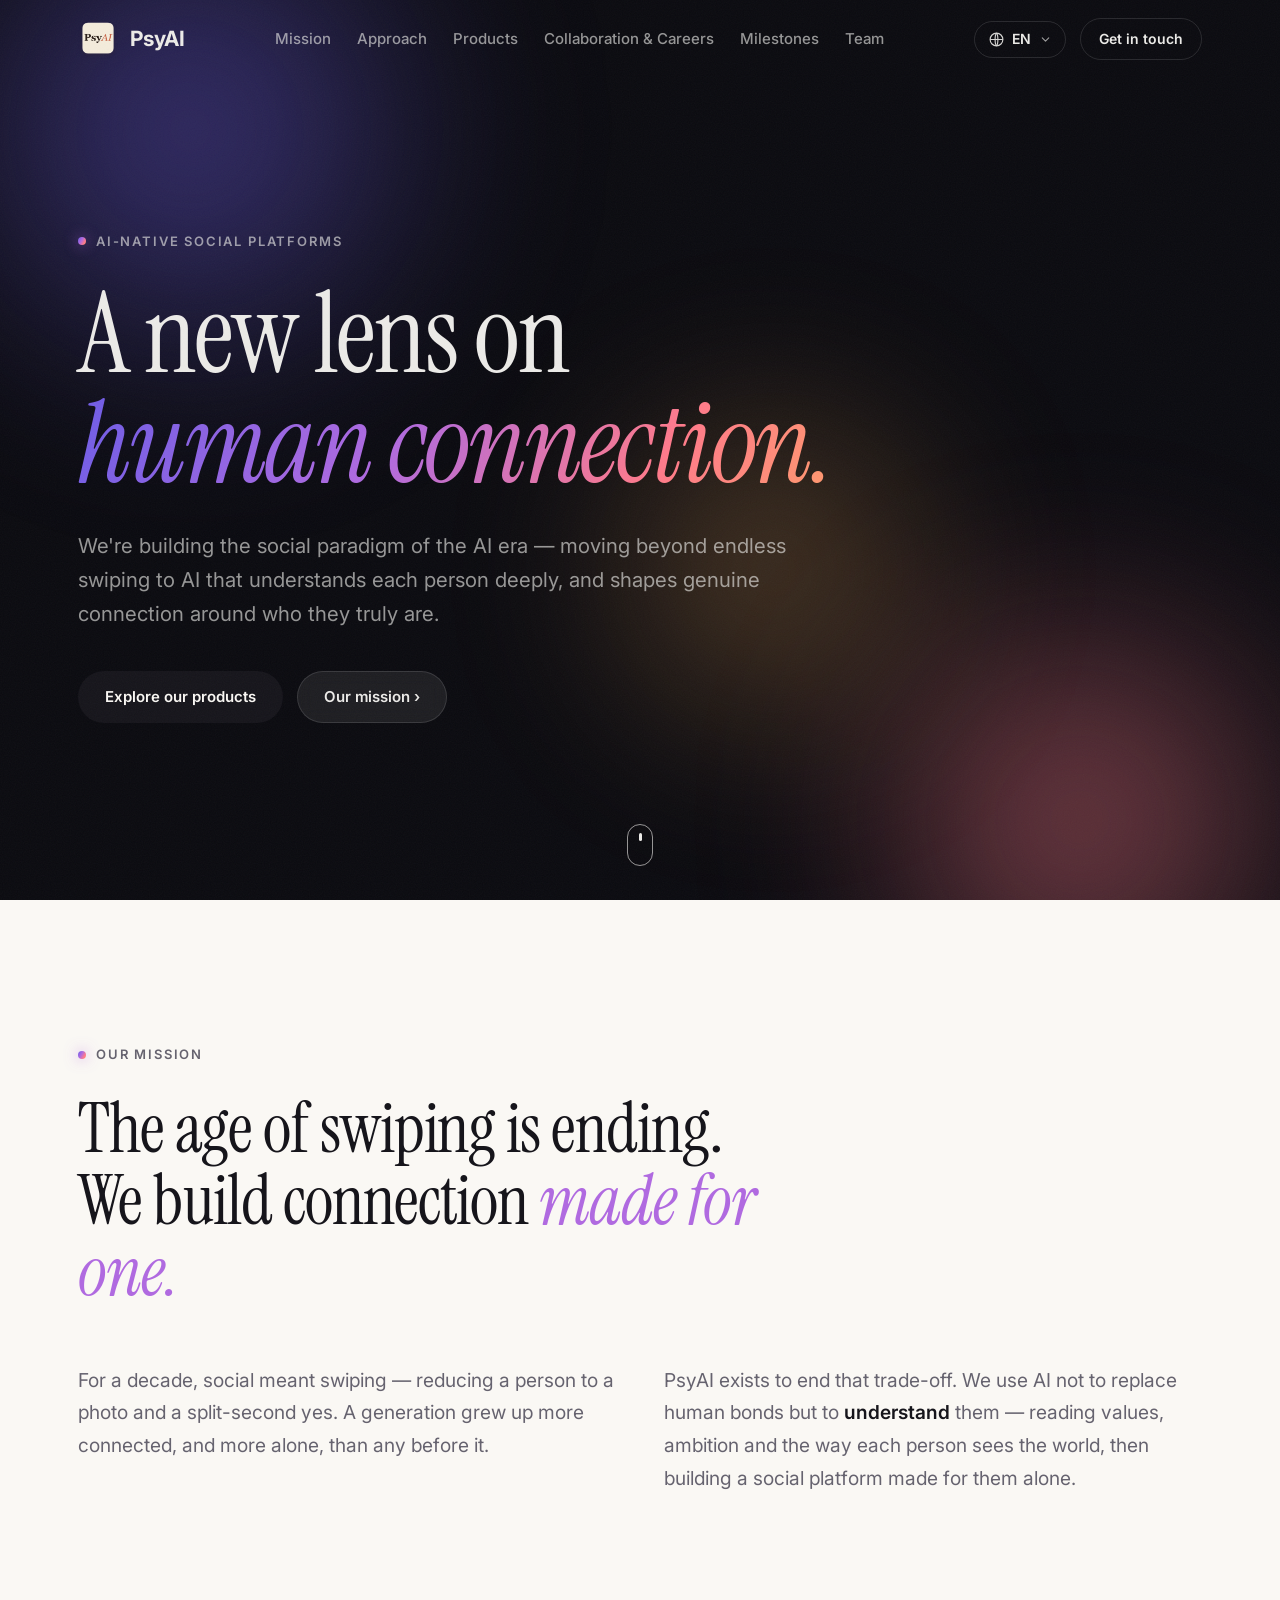
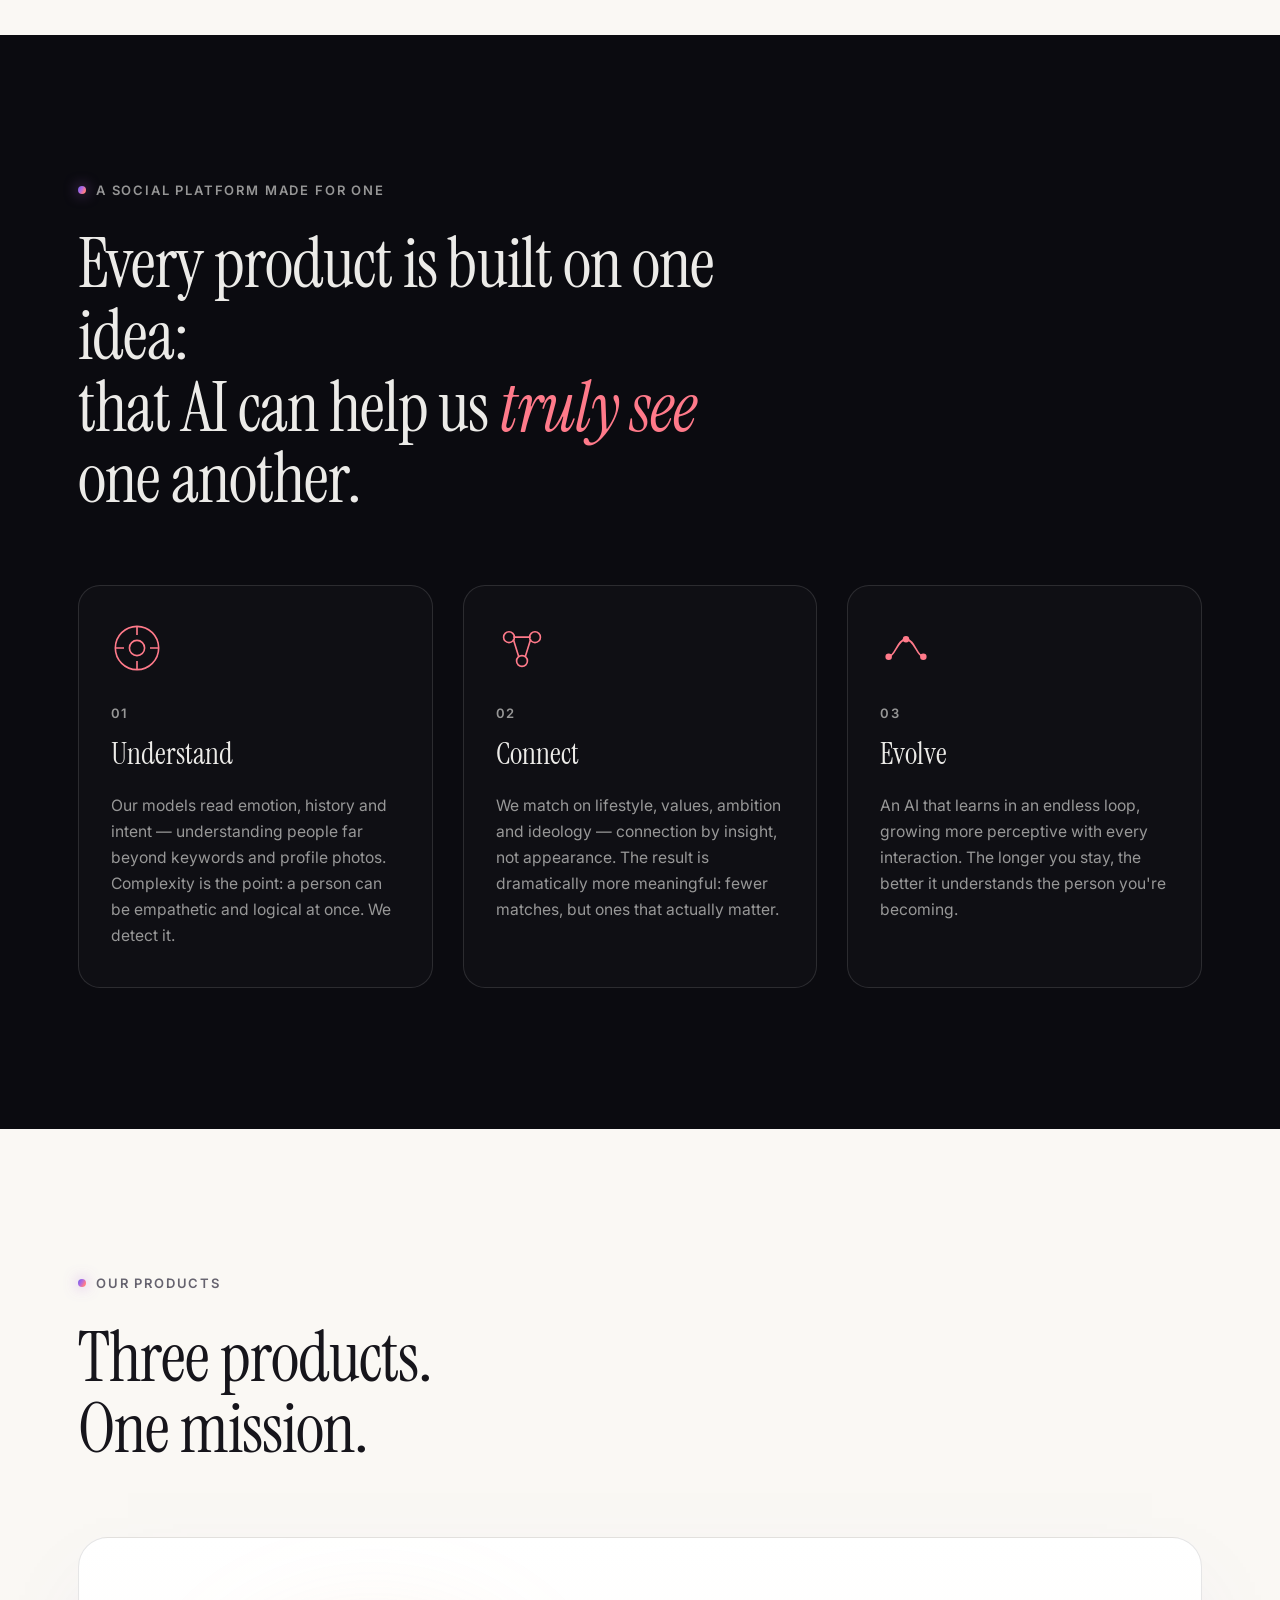
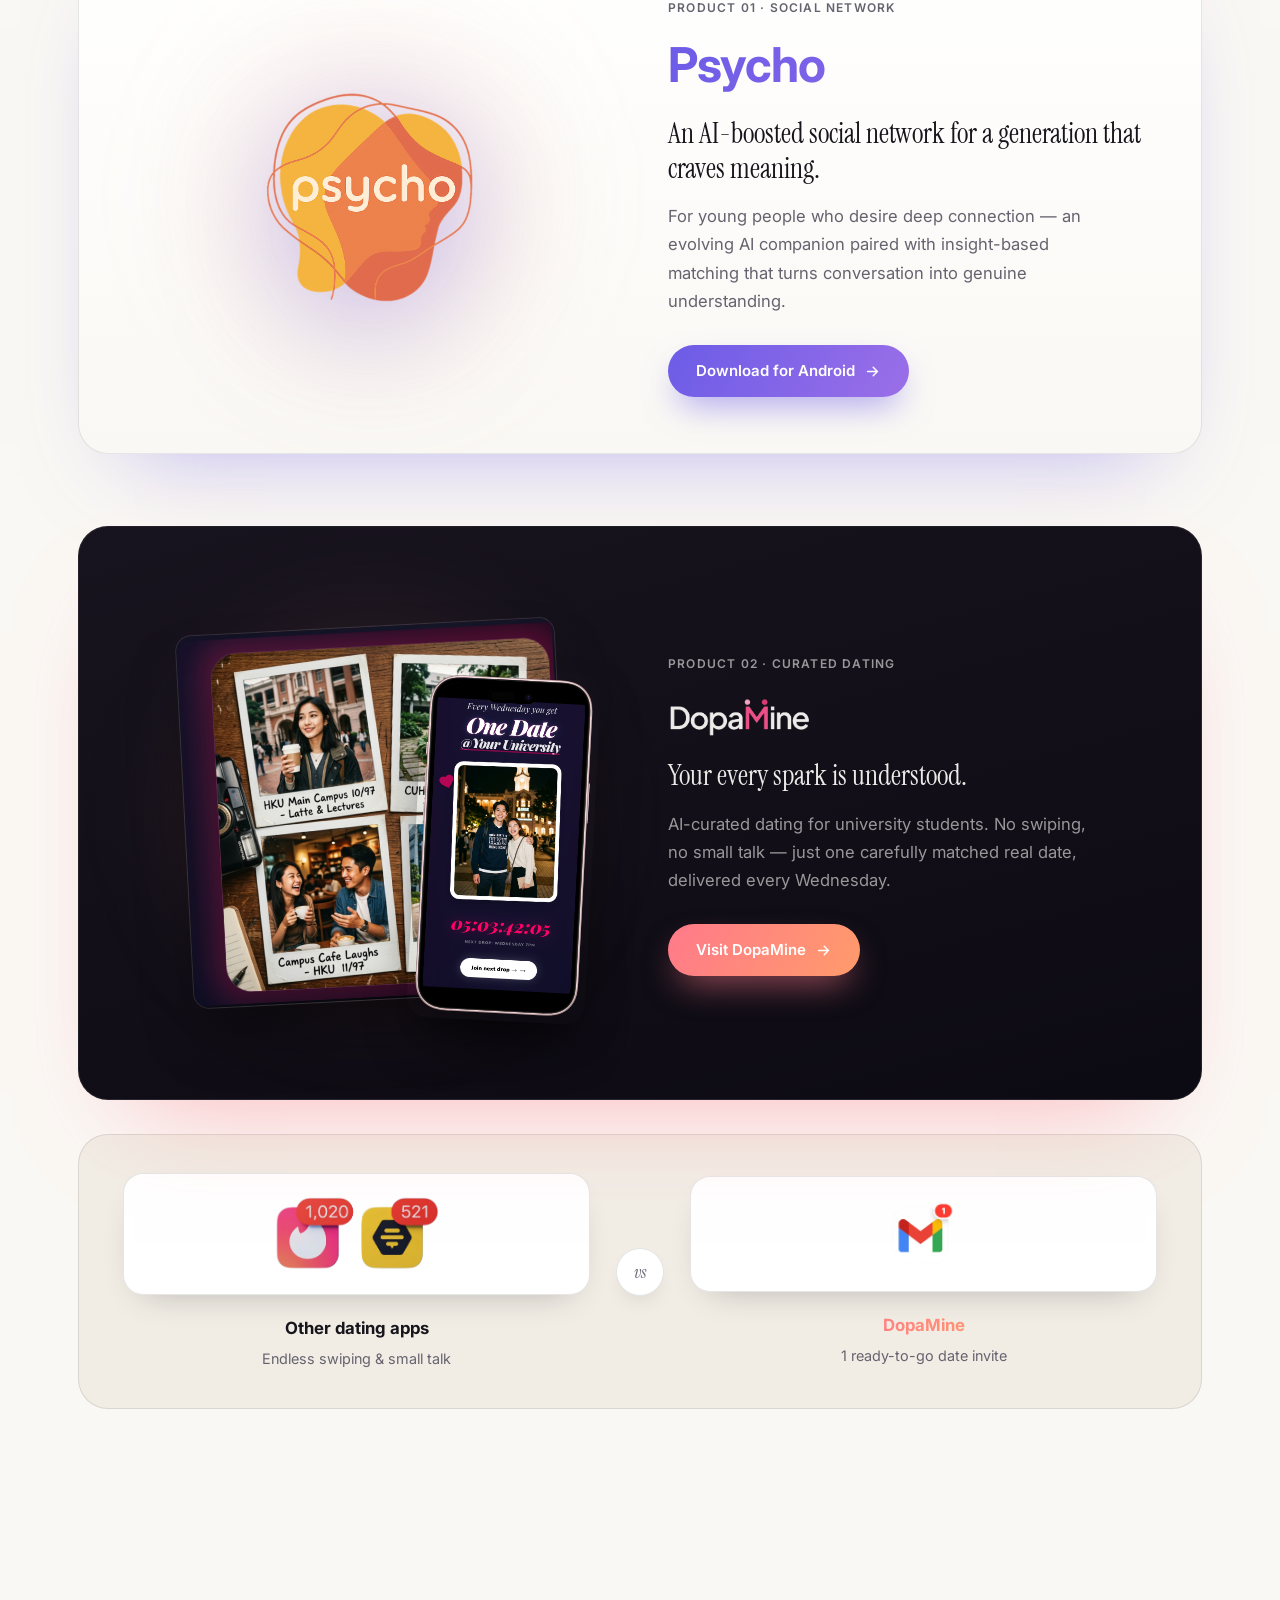
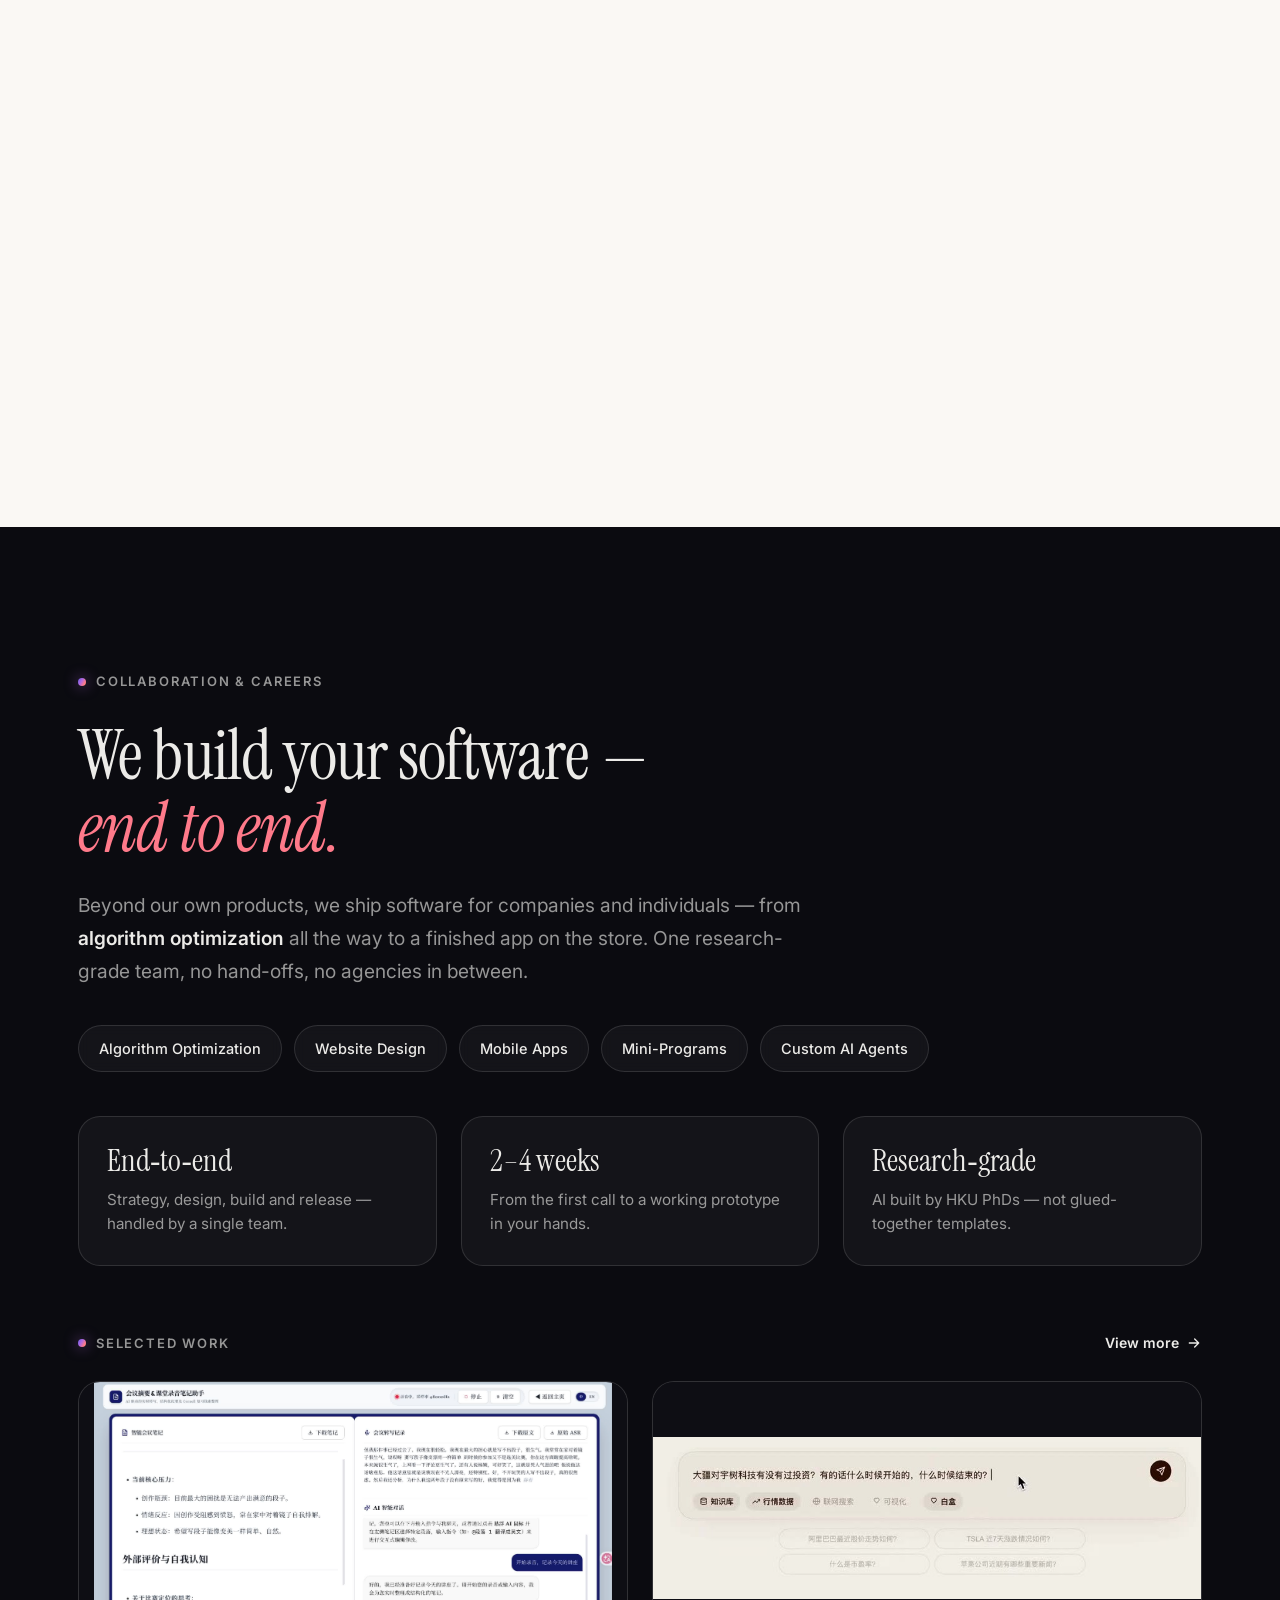
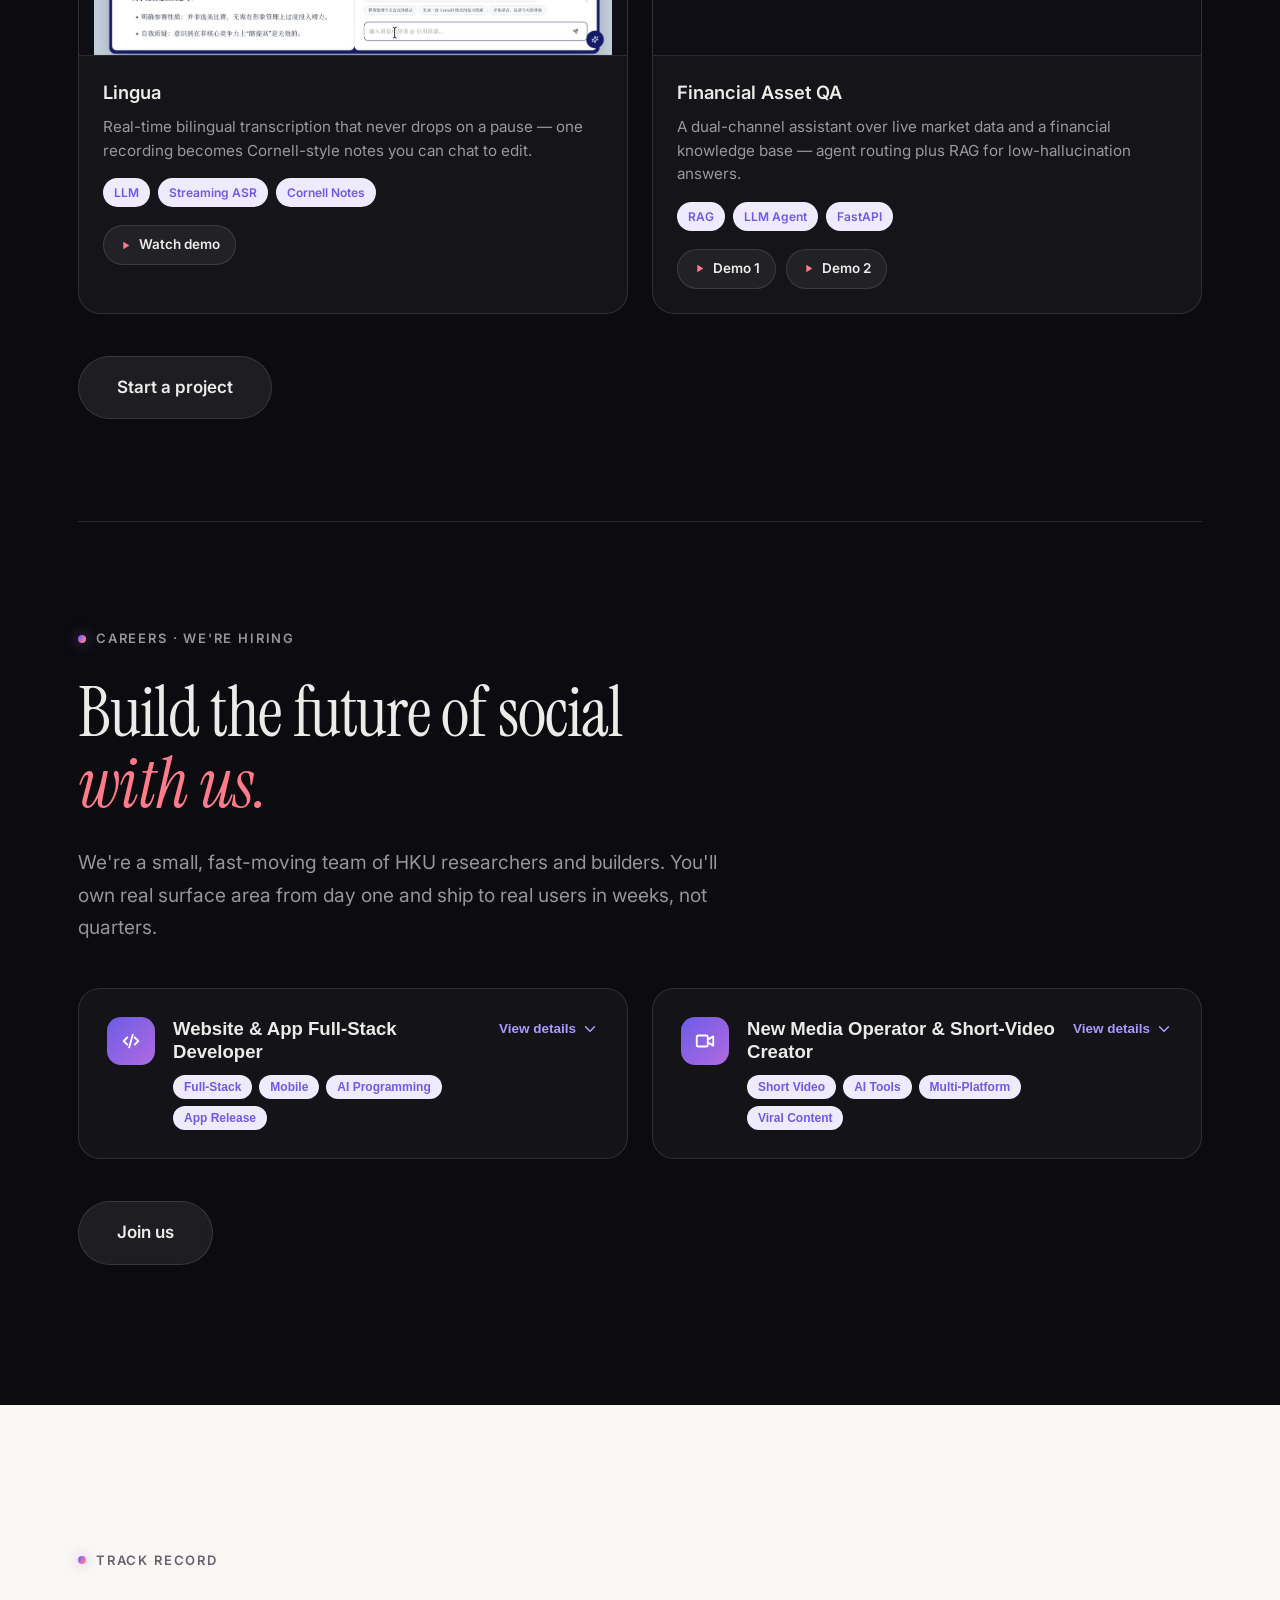
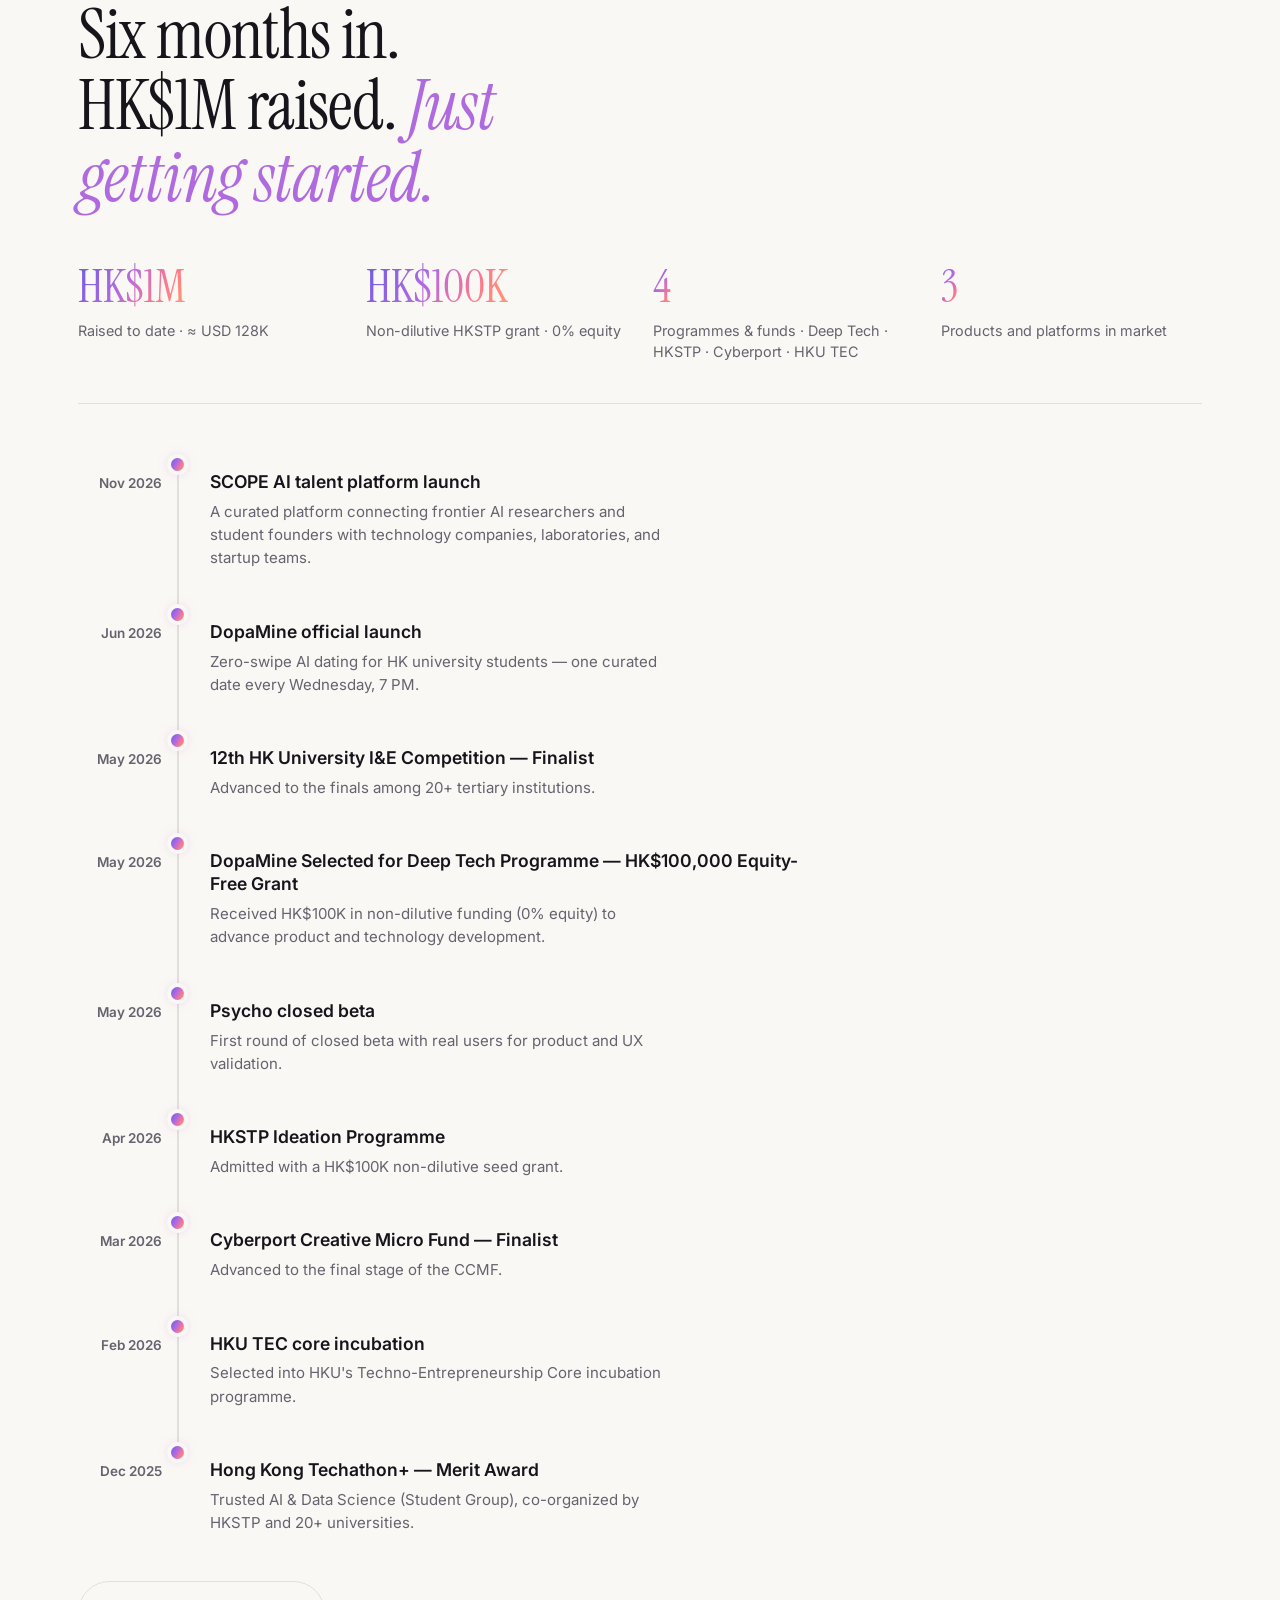
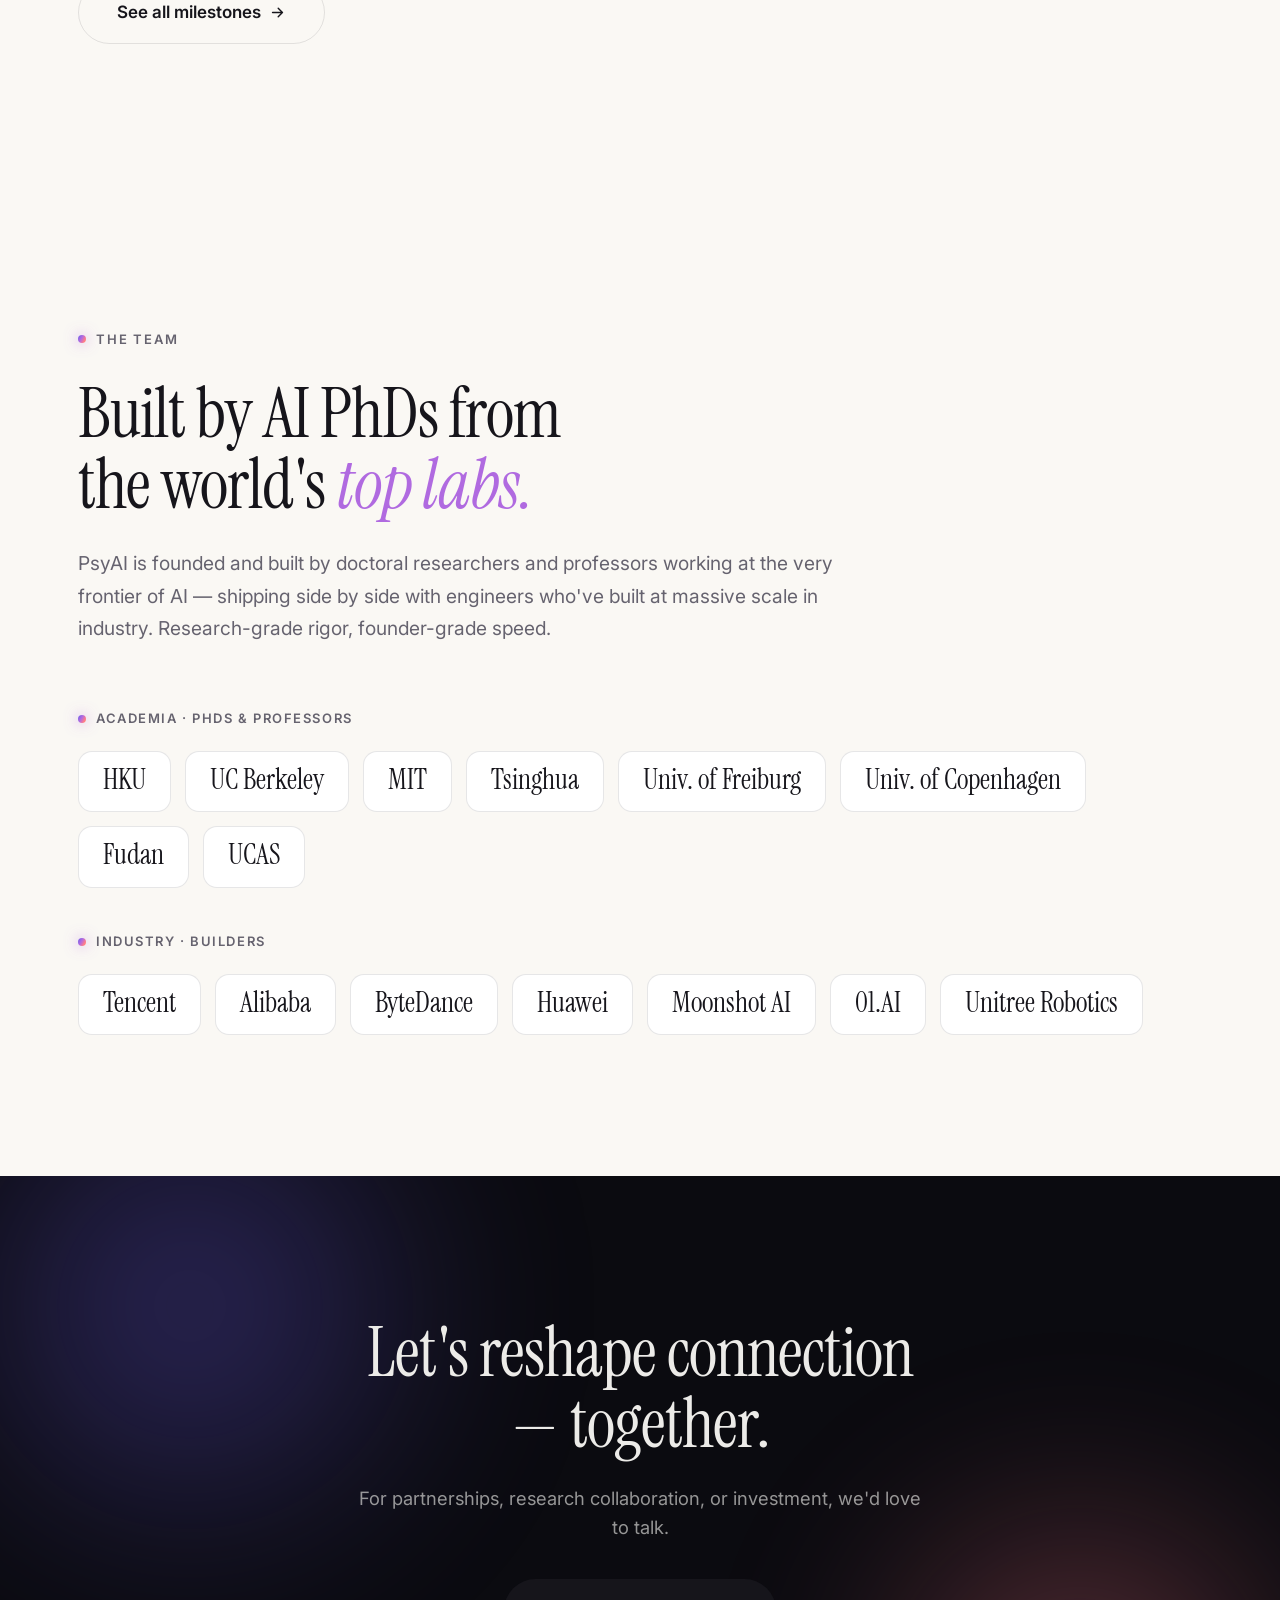
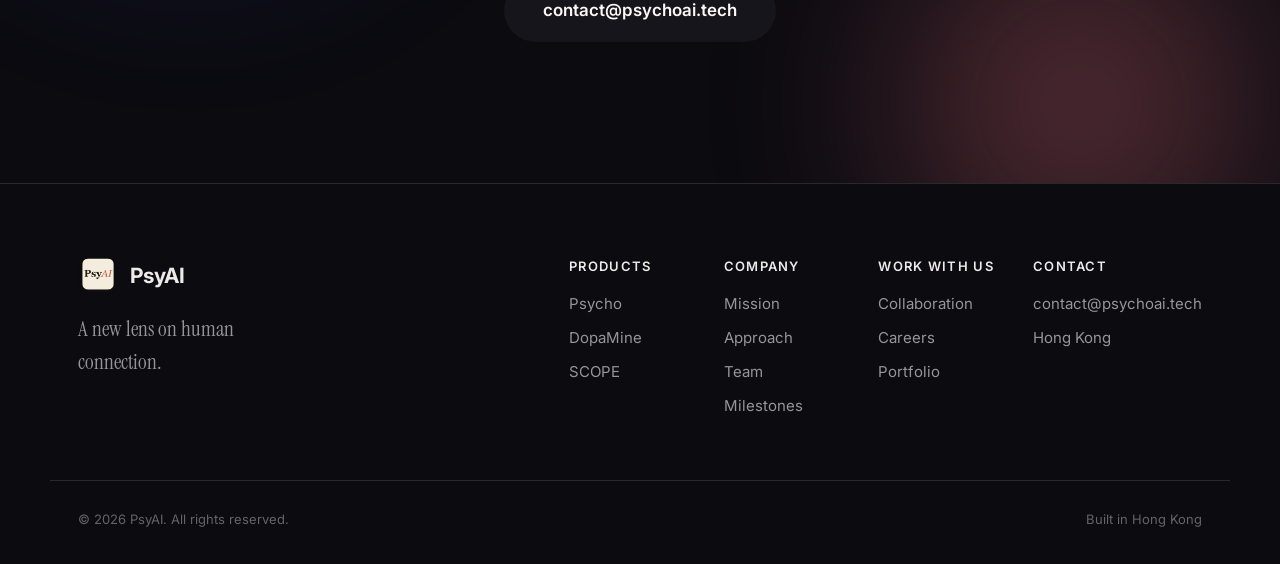
<file: index.html>
<!DOCTYPE html>
<html lang="en">
<head>
<meta charset="UTF-8" />
<meta name="viewport" content="width=device-width, initial-scale=1.0" />
<title data-i18n="meta.title.index">PsyAI — A new lens on human connection</title>
<meta name="description" content="PsyAI builds AI-native products for human connection and talent discovery. Makers of Psycho, DopaMine, and SCOPE." />
<meta property="og:title" content="PsyAI — A new lens on human connection" />
<meta property="og:description" content="AI-native products reshaping how people connect and discover talent. Makers of Psycho, DopaMine, and SCOPE." />
<meta property="og:type" content="website" />
<link rel="icon" type="image/png" href="assets/psyai-icon.png" />
<link rel="preconnect" href="https://fonts.googleapis.com" />
<link rel="preconnect" href="https://fonts.gstatic.com" crossorigin />
<link href="https://fonts.googleapis.com/css2?family=Inter:wght@400;500;600;700&family=Instrument+Serif:ital@0;1&family=Noto+Serif+SC:wght@300;400;500&display=swap" rel="stylesheet" />
<link rel="stylesheet" href="styles.css" />
</head>
<body>

<!-- grain overlay -->
<div class="grain" aria-hidden="true"></div>

<!-- ============ NAV ============ -->
<header class="nav" id="nav">
  <div class="container nav__inner">
    <a href="#top" class="brand" aria-label="PsyAI home">
      <img src="assets/psyai-icon.png" alt="" class="brand__mark" />
      <span class="brand__name">PsyAI</span>
    </a>
    <nav class="nav__links" aria-label="Primary">
      <a href="#mission" data-i18n="nav.mission">Mission</a>
      <a href="#approach" data-i18n="nav.approach">Approach</a>
      <a href="#products" data-i18n="nav.products">Products</a>
      <a href="#collaboration" data-i18n="nav.collab">Collaboration &amp; Careers</a>
      <a href="#milestones" data-i18n="nav.milestones">Milestones</a>
      <a href="#team" data-i18n="nav.team">Team</a>
    </nav>
    <div class="nav__right">
      <div class="lang" data-lang-switch>
        <button class="lang__btn" type="button" aria-haspopup="listbox" aria-expanded="false" aria-label="Select language">
          <svg class="lang__globe" viewBox="0 0 24 24" width="17" height="17" fill="none" aria-hidden="true"><circle cx="12" cy="12" r="9" stroke="currentColor" stroke-width="1.6"/><path d="M3 12h18M12 3c2.6 2.7 2.6 15.3 0 18M12 3c-2.6 2.7-2.6 15.3 0 18" stroke="currentColor" stroke-width="1.6"/></svg>
          <span class="lang__cur" data-lang-label>EN</span>
          <svg class="lang__chev" viewBox="0 0 24 24" width="13" height="13" fill="none" aria-hidden="true"><path d="M6 9l6 6 6-6" stroke="currentColor" stroke-width="2" stroke-linecap="round" stroke-linejoin="round"/></svg>
        </button>
        <ul class="lang__menu" role="listbox">
          <li><button type="button" role="option" data-lang="en">English</button></li>
          <li><button type="button" role="option" data-lang="zh-CN">简体中文</button></li>
          <li><button type="button" role="option" data-lang="zh-TW">繁體中文</button></li>
        </ul>
      </div>
      <a href="#contact" class="btn btn--ghost" data-i18n="nav.getintouch">Get in touch</a>
      <button class="nav__burger" id="burger" aria-label="Open menu" aria-expanded="false">
        <span></span><span></span>
      </button>
    </div>
  </div>
</header>

<!-- mobile menu -->
<div class="mobile-menu" id="mobileMenu" aria-hidden="true">
  <a href="#mission" data-i18n="nav.mission">Mission</a>
  <a href="#approach" data-i18n="nav.approach">Approach</a>
  <a href="#products" data-i18n="nav.products">Products</a>
  <a href="#collaboration" data-i18n="nav.collab">Collaboration &amp; Careers</a>
  <a href="#milestones" data-i18n="nav.milestones">Milestones</a>
  <a href="#team" data-i18n="nav.team">Team</a>
  <a href="#contact" class="mobile-menu__cta" data-i18n="nav.getintouch">Get in touch</a>
</div>

<main id="top">

  <!-- ============ HERO ============ -->
  <section class="hero">
    <div class="aurora" aria-hidden="true">
      <span class="blob blob--violet"></span>
      <span class="blob blob--rose"></span>
      <span class="blob blob--amber"></span>
    </div>
    <div class="container hero__inner">
      <p class="eyebrow eyebrow--light" data-reveal>
        <span class="eyebrow__dot"></span> <span data-i18n="hero.eyebrow">AI-Native Social Platforms</span>
      </p>
      <h1 class="hero__title" data-reveal data-i18n="hero.title">
        A new lens on<br /><em>human connection.</em>
      </h1>
      <p class="hero__sub" data-reveal data-i18n="hero.sub">
        We're building the social paradigm of the AI era — moving beyond endless
        swiping to AI that understands each person deeply, and shapes genuine
        connection around who they truly are.
      </p>
      <div class="hero__cta" data-reveal>
        <a href="#products" class="btn btn--primary" data-i18n="hero.cta1">Explore our products</a>
        <a href="#mission" class="btn btn--light" data-i18n="hero.cta2">Our mission &rsaquo;</a>
      </div>
    </div>
    <a href="#mission" class="hero__scroll" aria-label="Scroll down">
      <span></span>
    </a>
  </section>

  <!-- ============ MISSION ============ -->
  <section class="section section--cream" id="mission">
    <div class="container">
      <p class="eyebrow" data-reveal><span class="eyebrow__dot"></span> <span data-i18n="mission.eyebrow">Our Mission</span></p>
      <h2 class="display display--mission" data-reveal data-i18n="mission.title">
        The age of swiping is ending.<br />
        We build connection <em>made for one.</em>
      </h2>
      <div class="mission__grid">
        <p class="lead" data-reveal data-i18n="mission.p1">
          For a decade, social meant swiping — reducing a person to a photo and a
          split-second yes. A generation grew up more connected, and more alone,
          than any before it.
        </p>
        <p class="lead" data-reveal data-i18n="mission.p2">
          PsyAI exists to end that trade-off. We use AI not to replace human bonds
          but to <strong>understand</strong> them — reading values, ambition and the
          way each person sees the world, then building a social platform made for
          them alone.
        </p>
      </div>
    </div>
  </section>

  <!-- ============ APPROACH ============ -->
  <section class="section section--ink" id="approach">
    <div class="container">
      <p class="eyebrow eyebrow--light" data-reveal><span class="eyebrow__dot"></span> <span data-i18n="approach.eyebrow">A Social Platform Made for One</span></p>
      <h2 class="display display--light" data-reveal data-i18n="approach.title">
        Every product is built on one idea:<br />
        that AI can help us <em>truly see</em> one another.
      </h2>

      <div class="pillars">
        <article class="pillar" data-reveal>
          <div class="pillar__icon" aria-hidden="true">
            <svg viewBox="0 0 48 48" fill="none"><circle cx="24" cy="24" r="20" stroke="currentColor" stroke-width="1.5"/><circle cx="24" cy="24" r="7" stroke="currentColor" stroke-width="1.5"/><path d="M24 4v8M24 36v8M4 24h8M36 24h8" stroke="currentColor" stroke-width="1.5"/></svg>
          </div>
          <span class="pillar__num">01</span>
          <h3 data-i18n="approach.p1.title">Understand</h3>
          <p data-i18n="approach.p1.desc">
            Our models read emotion, history and intent — understanding people far
            beyond keywords and profile photos. Complexity is the point: a person can
            be empathetic and logical at once. We detect it.
          </p>
        </article>

        <article class="pillar" data-reveal>
          <div class="pillar__icon" aria-hidden="true">
            <svg viewBox="0 0 48 48" fill="none"><circle cx="12" cy="14" r="5" stroke="currentColor" stroke-width="1.5"/><circle cx="36" cy="14" r="5" stroke="currentColor" stroke-width="1.5"/><circle cx="24" cy="36" r="5" stroke="currentColor" stroke-width="1.5"/><path d="M16 16l5 16M32 16l-5 16M16 14h16" stroke="currentColor" stroke-width="1.5"/></svg>
          </div>
          <span class="pillar__num">02</span>
          <h3 data-i18n="approach.p2.title">Connect</h3>
          <p data-i18n="approach.p2.desc">
            We match on lifestyle, values, ambition and ideology — connection by
            insight, not appearance. The result is dramatically more meaningful:
            fewer matches, but ones that actually matter.
          </p>
        </article>

        <article class="pillar" data-reveal>
          <div class="pillar__icon" aria-hidden="true">
            <svg viewBox="0 0 48 48" fill="none"><path d="M8 32c6 0 8-16 16-16s10 16 16 16" stroke="currentColor" stroke-width="1.5"/><circle cx="8" cy="32" r="3" fill="currentColor"/><circle cx="40" cy="32" r="3" fill="currentColor"/><circle cx="24" cy="16" r="3" fill="currentColor"/></svg>
          </div>
          <span class="pillar__num">03</span>
          <h3 data-i18n="approach.p3.title">Evolve</h3>
          <p data-i18n="approach.p3.desc">
            An AI that learns in an endless loop, growing more perceptive with every
            interaction. The longer you stay, the better it understands the person
            you're becoming.
          </p>
        </article>
      </div>
    </div>
  </section>

  <!-- ============ PRODUCTS ============ -->
  <section class="section section--cream" id="products">
    <div class="container">
      <p class="eyebrow" data-reveal><span class="eyebrow__dot"></span> <span data-i18n="products.eyebrow">Our Products</span></p>
      <h2 class="display" data-reveal data-i18n="products.title">Three products.<br />One mission.</h2>

      <!-- Psycho -->
      <article class="showcase showcase--psycho" data-reveal>
        <div class="showcase__media showcase__media--psycho">
          <span class="showcase__glow showcase__glow--psycho" aria-hidden="true"></span>
          <img src="assets/psycho-logo.png" alt="Psycho" class="showcase__logo-img" loading="lazy" width="640" height="640" />
        </div>
        <div class="showcase__body">
          <span class="showcase__index" data-i18n="products.psycho.index">Product 01 · Social network</span>
          <h3 class="showcase__name showcase__name--psycho">Psycho</h3>
          <p class="showcase__line" data-i18n="products.psycho.line">An AI-boosted social network for a generation that craves meaning.</p>
          <p class="showcase__desc" data-i18n="products.psycho.desc">
            For young people who desire deep connection — an evolving AI companion
            paired with insight-based matching that turns conversation into genuine
            understanding.
          </p>
          <a class="showcase__cta showcase__cta--psycho" href="https://www.pgyer.com/psycho-android" target="_blank" rel="noopener">
            <span data-i18n="products.psycho.cta">Download for Android</span>
            <svg viewBox="0 0 24 24" width="17" height="17" fill="none" aria-hidden="true"><path d="M5 12h14M13 6l6 6-6 6" stroke="currentColor" stroke-width="2" stroke-linecap="round" stroke-linejoin="round"/></svg>
          </a>
        </div>
      </article>

      <!-- DopaMine -->
      <article class="showcase showcase--dopa showcase--reverse" data-reveal>
        <div class="showcase__media showcase__media--dopa">
          <span class="showcase__glow showcase__glow--dopa" aria-hidden="true"></span>
          <img src="assets/dopa-dates.png" alt="Real dates across Hong Kong campuses" class="dopa-polaroids" loading="lazy" />
          <img src="assets/dopa-app.png" alt="DopaMine — one curated date every Wednesday" class="dopa-phone" loading="lazy" />
        </div>
        <div class="showcase__body">
          <span class="showcase__index" data-i18n="products.dopa.index">Product 02 · Curated dating</span>
          <h3 class="showcase__name showcase__name--dopa"><img src="assets/dopamine-logo-light.png" alt="DopaMine" class="showcase__wordmark" /></h3>
          <p class="showcase__line" data-i18n="products.dopa.line">Your every spark is understood.</p>
          <p class="showcase__desc" data-i18n="products.dopa.desc">
            AI-curated dating for university students. No swiping, no small talk —
            just one carefully matched real date, delivered every Wednesday.
          </p>
          <a class="showcase__cta showcase__cta--dopa" href="https://dopamine.aurahk.me/" target="_blank" rel="noopener">
            <span data-i18n="products.dopa.cta">Visit DopaMine</span>
            <svg viewBox="0 0 24 24" width="17" height="17" fill="none" aria-hidden="true"><path d="M5 12h14M13 6l6 6-6 6" stroke="currentColor" stroke-width="2" stroke-linecap="round" stroke-linejoin="round"/></svg>
          </a>
        </div>
      </article>

      <!-- Why DopaMine — efficiency comparison -->
      <div class="compare" data-reveal>
        <div class="compare__side">
          <div class="compare__imgwrap"><img src="assets/compare-others.png" alt="Tinder and Bumble — hundreds of matches" loading="lazy" /></div>
          <div class="compare__copy">
            <span class="compare__label" data-i18n="compare.others.label">Other dating apps</span>
            <span class="compare__sub" data-i18n="compare.others.sub">Endless swiping &amp; small talk</span>
          </div>
        </div>
        <div class="compare__vs" aria-hidden="true"><span>vs</span></div>
        <div class="compare__side compare__side--dopa">
          <div class="compare__imgwrap compare__imgwrap--dopa"><img src="assets/compare-dopa.png" alt="One ready-to-go date invite" loading="lazy" /></div>
          <div class="compare__copy">
            <span class="compare__label">DopaMine</span>
            <span class="compare__sub" data-i18n="compare.dopa.sub">1 ready-to-go date invite</span>
          </div>
        </div>
      </div>

      <!-- SCOPE -->
      <article class="showcase showcase--scope" id="scope" data-reveal>
        <div class="showcase__media showcase__media--scope">
          <span class="showcase__glow showcase__glow--scope" aria-hidden="true"></span>
          <img src="assets/scope-platform.png" alt="SCOPE AI talent discovery platform" class="scope-browser" loading="lazy" width="1440" height="1000" />
        </div>
        <div class="showcase__body">
          <span class="showcase__index" data-i18n="products.scope.index">Product 03 · AI talent discovery</span>
          <h3 class="showcase__name showcase__name--scope">SCOPE<span aria-hidden="true">.</span></h3>
          <p class="showcase__line" data-i18n="products.scope.line">Find frontier AI talent. Build the next breakthrough.</p>
          <p class="showcase__desc" data-i18n="products.scope.desc">
            A curated directory connecting leading technology companies, AI laboratories, and startup teams with outstanding AI and interdisciplinary PhD researchers, recent graduates, and student founders.
          </p>
          <a class="showcase__cta showcase__cta--scope" href="https://talent.psychoai.tech/" target="_blank" rel="noopener">
            <span data-i18n="products.scope.cta">Explore SCOPE</span>
            <svg viewBox="0 0 24 24" width="17" height="17" fill="none" aria-hidden="true"><path d="M5 12h14M13 6l6 6-6 6" stroke="currentColor" stroke-width="2" stroke-linecap="round" stroke-linejoin="round"/></svg>
          </a>
        </div>
      </article>
    </div>
  </section>

  <!-- ============ COLLABORATION & CAREERS ============ -->
  <section class="section section--ink section--partner" id="collaboration">
    <div class="container">
      <p class="eyebrow eyebrow--light" data-reveal><span class="eyebrow__dot"></span> <span data-i18n="collab.eyebrow">Collaboration &amp; Careers</span></p>
      <h2 class="display display--light" data-reveal data-i18n="collab.title">We build your software —<br /><em>end to end.</em></h2>
      <p class="lead lead--light partner__lead" data-reveal data-i18n="collab.lead">
        Beyond our own products, we ship software for companies and individuals — from
        <strong>algorithm optimization</strong> all the way to a finished app on the store.
        One research-grade team, no hand-offs, no agencies in between.
      </p>

      <ul class="services" data-reveal>
        <li class="service-chip" data-i18n="collab.service1">Algorithm Optimization</li>
        <li class="service-chip" data-i18n="collab.service2">Website Design</li>
        <li class="service-chip" data-i18n="collab.service3">Mobile Apps</li>
        <li class="service-chip" data-i18n="collab.service4">Mini-Programs</li>
        <li class="service-chip" data-i18n="collab.service5">Custom AI Agents</li>
      </ul>

      <div class="partner__values">
        <div class="value" data-reveal>
          <span class="value__num" data-i18n="collab.value1.num">End&#8209;to&#8209;end</span>
          <span class="value__label" data-i18n="collab.value1.label">Strategy, design, build and release — handled by a single team.</span>
        </div>
        <div class="value" data-reveal>
          <span class="value__num" data-i18n="collab.value2.num">2&#8211;4 weeks</span>
          <span class="value__label" data-i18n="collab.value2.label">From the first call to a working prototype in your hands.</span>
        </div>
        <div class="value" data-reveal>
          <span class="value__num" data-i18n="collab.value3.num">Research&#8209;grade</span>
          <span class="value__label" data-i18n="collab.value3.label">AI built by HKU PhDs — not glued-together templates.</span>
        </div>
      </div>

      <div class="portfolio-head" data-reveal>
        <p class="eyebrow eyebrow--light"><span class="eyebrow__dot"></span> <span data-i18n="collab.selected">Selected Work</span></p>
        <a class="more-link" href="work.html"><span data-i18n="collab.viewmore">View more</span>
          <svg viewBox="0 0 24 24" width="16" height="16" fill="none" aria-hidden="true"><path d="M5 12h14M13 6l6 6-6 6" stroke="currentColor" stroke-width="2" stroke-linecap="round" stroke-linejoin="round"/></svg>
        </a>
      </div>
      <div class="portfolio">
        <article class="work-card work-card--feature" data-reveal>
          <div class="work-card__media"><img src="assets/lingua-shot.jpg" alt="Lingua — real-time bilingual transcription with Cornell-style notes" loading="lazy" /></div>
          <div class="work-card__body">
            <h3 class="work-card__name">Lingua</h3>
            <p class="work-card__desc" data-i18n="work.lingua.desc">Real-time bilingual transcription that never drops on a pause — one recording becomes Cornell-style notes you can chat to edit.</p>
            <ul class="tags"><li class="tag">LLM</li><li class="tag">Streaming ASR</li><li class="tag">Cornell Notes</li></ul>
            <div class="work-card__demos">
              <a class="work-demo" href="https://www.dropbox.com/scl/fi/kfu5mf9h08pyba22z2uav/demo3.mp4?rlkey=rn0wu2wxfnhfacn26id306184&amp;st=08gwdov5&amp;dl=0" target="_blank" rel="noopener">
                <svg viewBox="0 0 24 24" width="13" height="13" fill="currentColor" aria-hidden="true"><path d="M8 5v14l11-7z"/></svg>
                <span data-i18n="work.lingua.demo">Watch demo</span>
              </a>
            </div>
          </div>
        </article>
        <article class="work-card work-card--feature" data-reveal>
          <div class="work-card__media"><img src="assets/finance-query.jpg" alt="Financial Asset QA — smart query routing across the knowledge base and live market data" loading="lazy" /></div>
          <div class="work-card__body">
            <h3 class="work-card__name" data-i18n="work.finance.name">Financial Asset QA</h3>
            <p class="work-card__desc" data-i18n="work.finance.desc">A dual-channel assistant over live market data and a financial knowledge base — agent routing plus RAG for low-hallucination answers.</p>
            <ul class="tags"><li class="tag">RAG</li><li class="tag">LLM Agent</li><li class="tag">FastAPI</li></ul>
            <div class="work-card__demos">
              <a class="work-demo" href="https://www.dropbox.com/scl/fi/a03oos187rf6e5flurtxu/demo1.mp4?rlkey=8xceupky5qqg5gvp9yv0qmcpq&amp;st=m9pg958n&amp;dl=0" target="_blank" rel="noopener">
                <svg viewBox="0 0 24 24" width="13" height="13" fill="currentColor" aria-hidden="true"><path d="M8 5v14l11-7z"/></svg>
                <span data-i18n="work.finance.demo1">Demo 1</span>
              </a>
              <a class="work-demo" href="https://www.dropbox.com/scl/fi/wurky33wymfd7ge2f9b96/demo2.mp4?rlkey=frz2vvkfxue78xz9l3zmu9sbx&amp;st=fopk95hm&amp;dl=0" target="_blank" rel="noopener">
                <svg viewBox="0 0 24 24" width="13" height="13" fill="currentColor" aria-hidden="true"><path d="M8 5v14l11-7z"/></svg>
                <span data-i18n="work.finance.demo2">Demo 2</span>
              </a>
            </div>
          </div>
        </article>
      </div>

      <div class="partner__cta" data-reveal>
        <a href="#contact" class="btn btn--light btn--lg" data-i18n="collab.startproject">Start a project</a>
      </div>

      <!-- Careers (merged into Collaboration & Careers) -->
      <div class="careers-block" id="careers">
        <p class="eyebrow eyebrow--light" data-reveal><span class="eyebrow__dot"></span> <span data-i18n="careers.eyebrow">Careers · We're hiring</span></p>
        <h2 class="display display--light" data-reveal data-i18n="careers.title">Build the future of social <em>with us.</em></h2>
        <p class="lead lead--light careers__lead" data-reveal data-i18n="careers.lead">
          We're a small, fast-moving team of HKU researchers and builders. You'll own real
          surface area from day one and ship to real users in weeks, not quarters.
        </p>

        <div class="jobs">
          <article class="job" data-reveal>
            <button class="job__head" type="button" aria-expanded="false">
              <span class="job__icon" aria-hidden="true">
                <svg viewBox="0 0 24 24" width="22" height="22" fill="none"><path d="M8 8l-4 4 4 4M16 8l4 4-4 4M14 5l-4 14" stroke="currentColor" stroke-width="2" stroke-linecap="round" stroke-linejoin="round"/></svg>
              </span>
              <span class="job__headmain">
                <span class="job__title" data-i18n="job1.title">Website &amp; App Full-Stack Developer</span>
                <span class="job__tags"><span class="tag">Full-Stack</span><span class="tag">Mobile</span><span class="tag">AI Programming</span><span class="tag">App Release</span></span>
              </span>
              <span class="job__more"><span data-i18n="job.viewdetails">View details</span>
                <svg class="job__chev" viewBox="0 0 24 24" width="18" height="18" fill="none" aria-hidden="true"><path d="M6 9l6 6 6-6" stroke="currentColor" stroke-width="2" stroke-linecap="round" stroke-linejoin="round"/></svg>
              </span>
            </button>
            <div class="job__details">
              <div class="job__detailsinner">
                <div class="job__col">
                  <h4 class="job__colhead" data-i18n="job.resp">Responsibilities</h4>
                  <ul>
                    <li data-i18n="job1.resp1">Build and ship web and mobile products end-to-end, from idea to store.</li>
                    <li data-i18n="job1.resp2">Integrate LLMs and agent workflows directly into product features.</li>
                    <li data-i18n="job1.resp3">Own App Store / Play Store releases and post-launch iteration.</li>
                    <li data-i18n="job1.resp4">Work 0→1 alongside the founders with full ownership.</li>
                  </ul>
                </div>
                <div class="job__col">
                  <h4 class="job__colhead" data-i18n="job.req">Requirements</h4>
                  <ul>
                    <li data-i18n="job1.req1">Strong full-stack skills — React / React Native, Node.js or Python, PostgreSQL.</li>
                    <li data-i18n="job1.req2">Hands-on mobile development and real app-release experience.</li>
                    <li data-i18n="job1.req3">Comfortable with AI / LLM APIs and building agentic flows.</li>
                    <li data-i18n="job1.req4">Fast, independent and genuinely product-minded.</li>
                  </ul>
                </div>
              </div>
            </div>
          </article>

          <article class="job" data-reveal>
            <button class="job__head" type="button" aria-expanded="false">
              <span class="job__icon" aria-hidden="true">
                <svg viewBox="0 0 24 24" width="22" height="22" fill="none"><path d="M3 7.5A1.5 1.5 0 0 1 4.5 6h9A1.5 1.5 0 0 1 15 7.5v9A1.5 1.5 0 0 1 13.5 18h-9A1.5 1.5 0 0 1 3 16.5v-9z" stroke="currentColor" stroke-width="2" stroke-linejoin="round"/><path d="M15 10.5l6-3.5v10l-6-3.5" stroke="currentColor" stroke-width="2" stroke-linecap="round" stroke-linejoin="round"/></svg>
              </span>
              <span class="job__headmain">
                <span class="job__title" data-i18n="job2.title">New Media Operator &amp; Short-Video Creator</span>
                <span class="job__tags"><span class="tag">Short Video</span><span class="tag">AI Tools</span><span class="tag">Multi-Platform</span><span class="tag">Viral Content</span></span>
              </span>
              <span class="job__more"><span data-i18n="job.viewdetails">View details</span>
                <svg class="job__chev" viewBox="0 0 24 24" width="18" height="18" fill="none" aria-hidden="true"><path d="M6 9l6 6 6-6" stroke="currentColor" stroke-width="2" stroke-linecap="round" stroke-linejoin="round"/></svg>
              </span>
            </button>
            <div class="job__details">
              <div class="job__detailsinner">
                <div class="job__col">
                  <h4 class="job__colhead" data-i18n="job.resp">Responsibilities</h4>
                  <ul>
                    <li data-i18n="job2.resp1">Plan, shoot and edit short videos for TikTok, Douyin, Instagram and RED.</li>
                    <li data-i18n="job2.resp2">Grow our accounts across platforms and build an engaged community.</li>
                    <li data-i18n="job2.resp3">Use AI tools to accelerate scripting, editing and production.</li>
                    <li data-i18n="job2.resp4">Own the content calendar and report on growth.</li>
                  </ul>
                </div>
                <div class="job__col">
                  <h4 class="job__colhead" data-i18n="job.req">Requirements</h4>
                  <ul>
                    <li data-i18n="job2.req1">A proven short-video portfolio with real reach.</li>
                    <li data-i18n="job2.req2">Multi-platform operating experience and sharp growth instincts.</li>
                    <li data-i18n="job2.req3">Fluent with AI content tools and genuinely trend-savvy.</li>
                    <li data-i18n="job2.req4">Creative, self-driven and data-driven.</li>
                  </ul>
                </div>
              </div>
            </div>
          </article>
        </div>

        <div class="careers__cta" data-reveal>
          <a href="#contact" class="btn btn--light btn--lg" data-i18n="careers.joinus">Join us</a>
        </div>
      </div>
    </div>
  </section>

  <!-- ============ MILESTONES ============ -->
  <section class="section section--cream section--milestones" id="milestones">
    <div class="container">
      <p class="eyebrow" data-reveal><span class="eyebrow__dot"></span> <span data-i18n="ms.eyebrow">Track Record</span></p>
      <h2 class="display" data-reveal data-i18n="ms.title">Six months in.<br />HK$1M raised. <em>Just getting started.</em></h2>

      <div class="ms-stats" data-reveal>
        <div class="ms-stat">
          <span class="ms-stat__num">HK$1M</span>
          <span class="ms-stat__label" data-i18n="ms.stat1.label">Raised to date · ≈ USD 128K</span>
        </div>
        <div class="ms-stat">
          <span class="ms-stat__num">HK$100K</span>
          <span class="ms-stat__label" data-i18n="ms.stat2.label">Non-dilutive HKSTP grant · 0% equity</span>
        </div>
        <div class="ms-stat">
          <span class="ms-stat__num">4</span>
          <span class="ms-stat__label" data-i18n="ms.stat3.label">Programmes &amp; funds · Deep Tech · HKSTP · Cyberport · HKU TEC</span>
        </div>
        <div class="ms-stat">
          <span class="ms-stat__num">3</span>
          <span class="ms-stat__label" data-i18n="ms.stat4.label">Products and platforms in market</span>
        </div>
      </div>

      <ol class="timeline" data-reveal>
        <li class="tl-item">
          <span class="tl-dot" aria-hidden="true"></span>
          <span class="tl-date" data-i18n="ms.t0.date">Nov 2026</span>
          <div class="tl-body">
            <h3 class="tl-title" data-i18n="ms.t0.title">SCOPE AI talent platform launch</h3>
            <p class="tl-meta" data-i18n="ms.t0.meta">A curated platform connecting frontier AI researchers and student founders with technology companies, laboratories, and startup teams.</p>
          </div>
        </li>
        <li class="tl-item">
          <span class="tl-dot" aria-hidden="true"></span>
          <span class="tl-date" data-i18n="ms.t1.date">Jun 2026</span>
          <div class="tl-body">
            <h3 class="tl-title" data-i18n="ms.t1.title">DopaMine official launch</h3>
            <p class="tl-meta" data-i18n="ms.t1.meta">Zero-swipe AI dating for HK university students — one curated date every Wednesday, 7 PM.</p>
          </div>
        </li>
        <li class="tl-item">
          <span class="tl-dot" aria-hidden="true"></span>
          <span class="tl-date" data-i18n="ms.t2.date">May 2026</span>
          <div class="tl-body">
            <h3 class="tl-title" data-i18n="ms.t2.title">12th HK University I&amp;E Competition — Finalist</h3>
            <p class="tl-meta" data-i18n="ms.t2.meta">Advanced to the finals among 20+ tertiary institutions.</p>
          </div>
        </li>
        <li class="tl-item">
          <span class="tl-dot" aria-hidden="true"></span>
          <span class="tl-date" data-i18n="ms.t2deep.date">May 2026</span>
          <div class="tl-body">
            <h3 class="tl-title" data-i18n="ms.t2deep.title">DopaMine Selected for Deep Tech Programme — HK$100,000 Equity-Free Grant</h3>
            <p class="tl-meta" data-i18n="ms.t2deep.meta">Received HK$100K in non-dilutive funding (0% equity) to advance product and technology development.</p>
          </div>
        </li>
        <li class="tl-item">
          <span class="tl-dot" aria-hidden="true"></span>
          <span class="tl-date" data-i18n="ms.t3.date">May 2026</span>
          <div class="tl-body">
            <h3 class="tl-title" data-i18n="ms.t3.title">Psycho closed beta</h3>
            <p class="tl-meta" data-i18n="ms.t3.meta">First round of closed beta with real users for product and UX validation.</p>
          </div>
        </li>
        <li class="tl-item">
          <span class="tl-dot" aria-hidden="true"></span>
          <span class="tl-date" data-i18n="ms.t4.date">Apr 2026</span>
          <div class="tl-body">
            <h3 class="tl-title" data-i18n="ms.t4.title">HKSTP Ideation Programme</h3>
            <p class="tl-meta" data-i18n="ms.t4.meta">Admitted with a HK$100K non-dilutive seed grant.</p>
          </div>
        </li>
        <li class="tl-item">
          <span class="tl-dot" aria-hidden="true"></span>
          <span class="tl-date" data-i18n="ms.t5.date">Mar 2026</span>
          <div class="tl-body">
            <h3 class="tl-title" data-i18n="ms.t5.title">Cyberport Creative Micro Fund — Finalist</h3>
            <p class="tl-meta" data-i18n="ms.t5.meta">Advanced to the final stage of the CCMF.</p>
          </div>
        </li>
        <li class="tl-item">
          <span class="tl-dot" aria-hidden="true"></span>
          <span class="tl-date" data-i18n="ms.t6.date">Feb 2026</span>
          <div class="tl-body">
            <h3 class="tl-title" data-i18n="ms.t6.title">HKU TEC core incubation</h3>
            <p class="tl-meta" data-i18n="ms.t6.meta">Selected into HKU's Techno-Entrepreneurship Core incubation programme.</p>
          </div>
        </li>
        <li class="tl-item">
          <span class="tl-dot" aria-hidden="true"></span>
          <span class="tl-date" data-i18n="ms.t7.date">Dec 2025</span>
          <div class="tl-body">
            <h3 class="tl-title" data-i18n="ms.t7.title">Hong Kong Techathon+ — Merit Award</h3>
            <p class="tl-meta" data-i18n="ms.t7.meta">Trusted AI &amp; Data Science (Student Group), co-organized by HKSTP and 20+ universities.</p>
          </div>
        </li>
      </ol>

      <div class="milestones__cta" data-reveal>
        <a href="https://jackie1021.github.io/milestones/" target="_blank" rel="noopener" class="btn btn--ghost btn--lg">
          <span data-i18n="ms.cta">See all milestones</span>
          <svg viewBox="0 0 24 24" width="17" height="17" fill="none" aria-hidden="true"><path d="M5 12h14M13 6l6 6-6 6" stroke="currentColor" stroke-width="2" stroke-linecap="round" stroke-linejoin="round"/></svg>
        </a>
      </div>
    </div>
  </section>

  <!-- ============ TEAM ============ -->
  <section class="section section--cream section--team" id="team">
    <div class="container">
      <p class="eyebrow" data-reveal><span class="eyebrow__dot"></span> <span data-i18n="team.eyebrow">The Team</span></p>
      <h2 class="display" data-reveal data-i18n="team.title">Built by AI PhDs from<br />the world's <em>top labs.</em></h2>
      <p class="lead team__lead" data-reveal data-i18n="team.lead">
        PsyAI is founded and built by doctoral researchers and professors working at the very
        frontier of AI — shipping side by side with engineers who've built at massive scale in
        industry. Research-grade rigor, founder-grade speed.
      </p>

      <div class="creds" data-reveal>
        <div class="creds__group">
          <span class="creds__label"><span class="eyebrow__dot"></span> <span data-i18n="team.acad">Academia · PhDs &amp; Professors</span></span>
          <ul class="creds__wall">
            <li data-i18n="cred.hku">HKU</li>
            <li data-i18n="cred.berkeley">UC Berkeley</li>
            <li data-i18n="cred.mit">MIT</li>
            <li data-i18n="cred.tsinghua">Tsinghua</li>
            <li data-i18n="cred.freiburg">Univ. of Freiburg</li>
            <li data-i18n="cred.copenhagen">Univ. of Copenhagen</li>
            <li data-i18n="cred.fudan">Fudan</li>
            <li data-i18n="cred.ucas">UCAS</li>
          </ul>
        </div>
        <div class="creds__group">
          <span class="creds__label"><span class="eyebrow__dot"></span> <span data-i18n="team.industry">Industry · Builders</span></span>
          <ul class="creds__wall">
            <li data-i18n="cred.tencent">Tencent</li>
            <li data-i18n="cred.alibaba">Alibaba</li>
            <li data-i18n="cred.bytedance">ByteDance</li>
            <li data-i18n="cred.huawei">Huawei</li>
            <li data-i18n="cred.moonshot">Moonshot AI</li>
            <li data-i18n="cred.yi">01.AI</li>
            <li data-i18n="cred.unitree">Unitree Robotics</li>
          </ul>
        </div>
      </div>
    </div>
  </section>

  <!-- ============ CONTACT / CTA ============ -->
  <section class="section section--ink section--contact" id="contact">
    <div class="aurora aurora--contact" aria-hidden="true">
      <span class="blob blob--violet"></span>
      <span class="blob blob--rose"></span>
    </div>
    <div class="container contact__inner">
      <h2 class="display display--light contact__title" data-reveal data-i18n="contact.title">Let's reshape connection — together.</h2>
      <p class="contact__sub" data-reveal data-i18n="contact.sub">For partnerships, research collaboration, or investment, we'd love to talk.</p>
      <a href="mailto:contact@psychoai.tech" class="btn btn--primary btn--lg" data-reveal>contact@psychoai.tech</a>
    </div>
  </section>

</main>

<!-- ============ FOOTER ============ -->
<footer class="footer">
  <div class="container footer__inner">
    <div class="footer__brand">
      <a href="#top" class="brand">
        <img src="assets/psyai-icon.png" alt="" class="brand__mark" />
        <span class="brand__name">PsyAI</span>
      </a>
      <p data-i18n="footer.tagline">A new lens on human connection.</p>
    </div>
    <div class="footer__cols">
      <div class="footer__col">
        <h4 data-i18n="footer.h.products">Products</h4>
        <a href="https://www.pgyer.com/psycho-android" target="_blank" rel="noopener">Psycho</a>
        <a href="https://dopamine.aurahk.me/" target="_blank" rel="noopener">DopaMine</a>
        <a href="https://talent.psychoai.tech/" target="_blank" rel="noopener">SCOPE</a>
      </div>
      <div class="footer__col">
        <h4 data-i18n="footer.h.company">Company</h4>
        <a href="#mission" data-i18n="nav.mission">Mission</a>
        <a href="#approach" data-i18n="nav.approach">Approach</a>
        <a href="#team" data-i18n="nav.team">Team</a>
        <a href="#milestones" data-i18n="nav.milestones">Milestones</a>
      </div>
      <div class="footer__col">
        <h4 data-i18n="footer.h.work">Work with us</h4>
        <a href="#collaboration" data-i18n="footer.collaboration">Collaboration</a>
        <a href="#careers" data-i18n="footer.careers">Careers</a>
        <a href="https://jackie1021.github.io" target="_blank" rel="noopener" data-i18n="footer.portfolio">Portfolio</a>
      </div>
      <div class="footer__col">
        <h4 data-i18n="footer.h.contact">Contact</h4>
        <a href="mailto:contact@psychoai.tech">contact@psychoai.tech</a>
        <span data-i18n="footer.hk">Hong Kong</span>
      </div>
    </div>
  </div>
  <div class="container footer__base">
    <span data-i18n="footer.rights">&copy; 2026 PsyAI. All rights reserved.</span>
    <span data-i18n="footer.built">Built in Hong Kong</span>
  </div>
</footer>

<script src="i18n.js"></script>
<script src="main.js"></script>
</body>
</html>
</file>
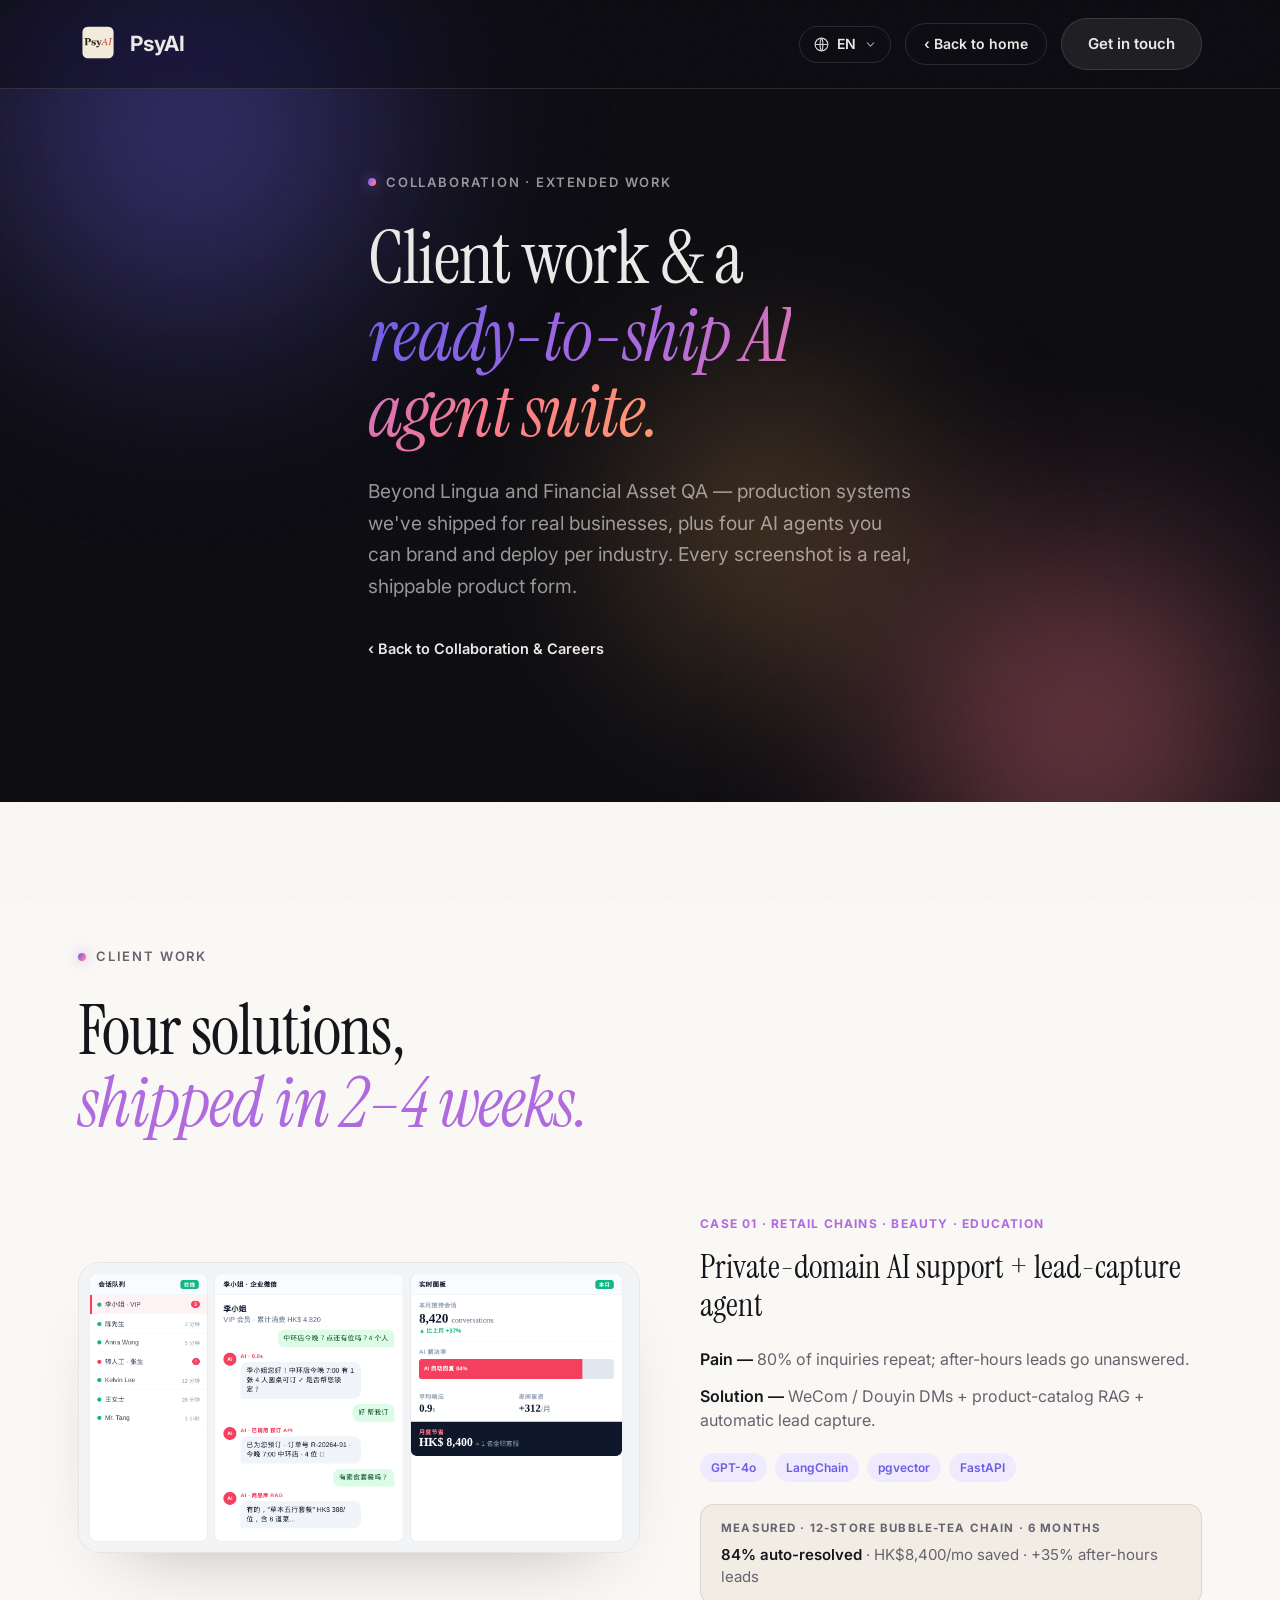
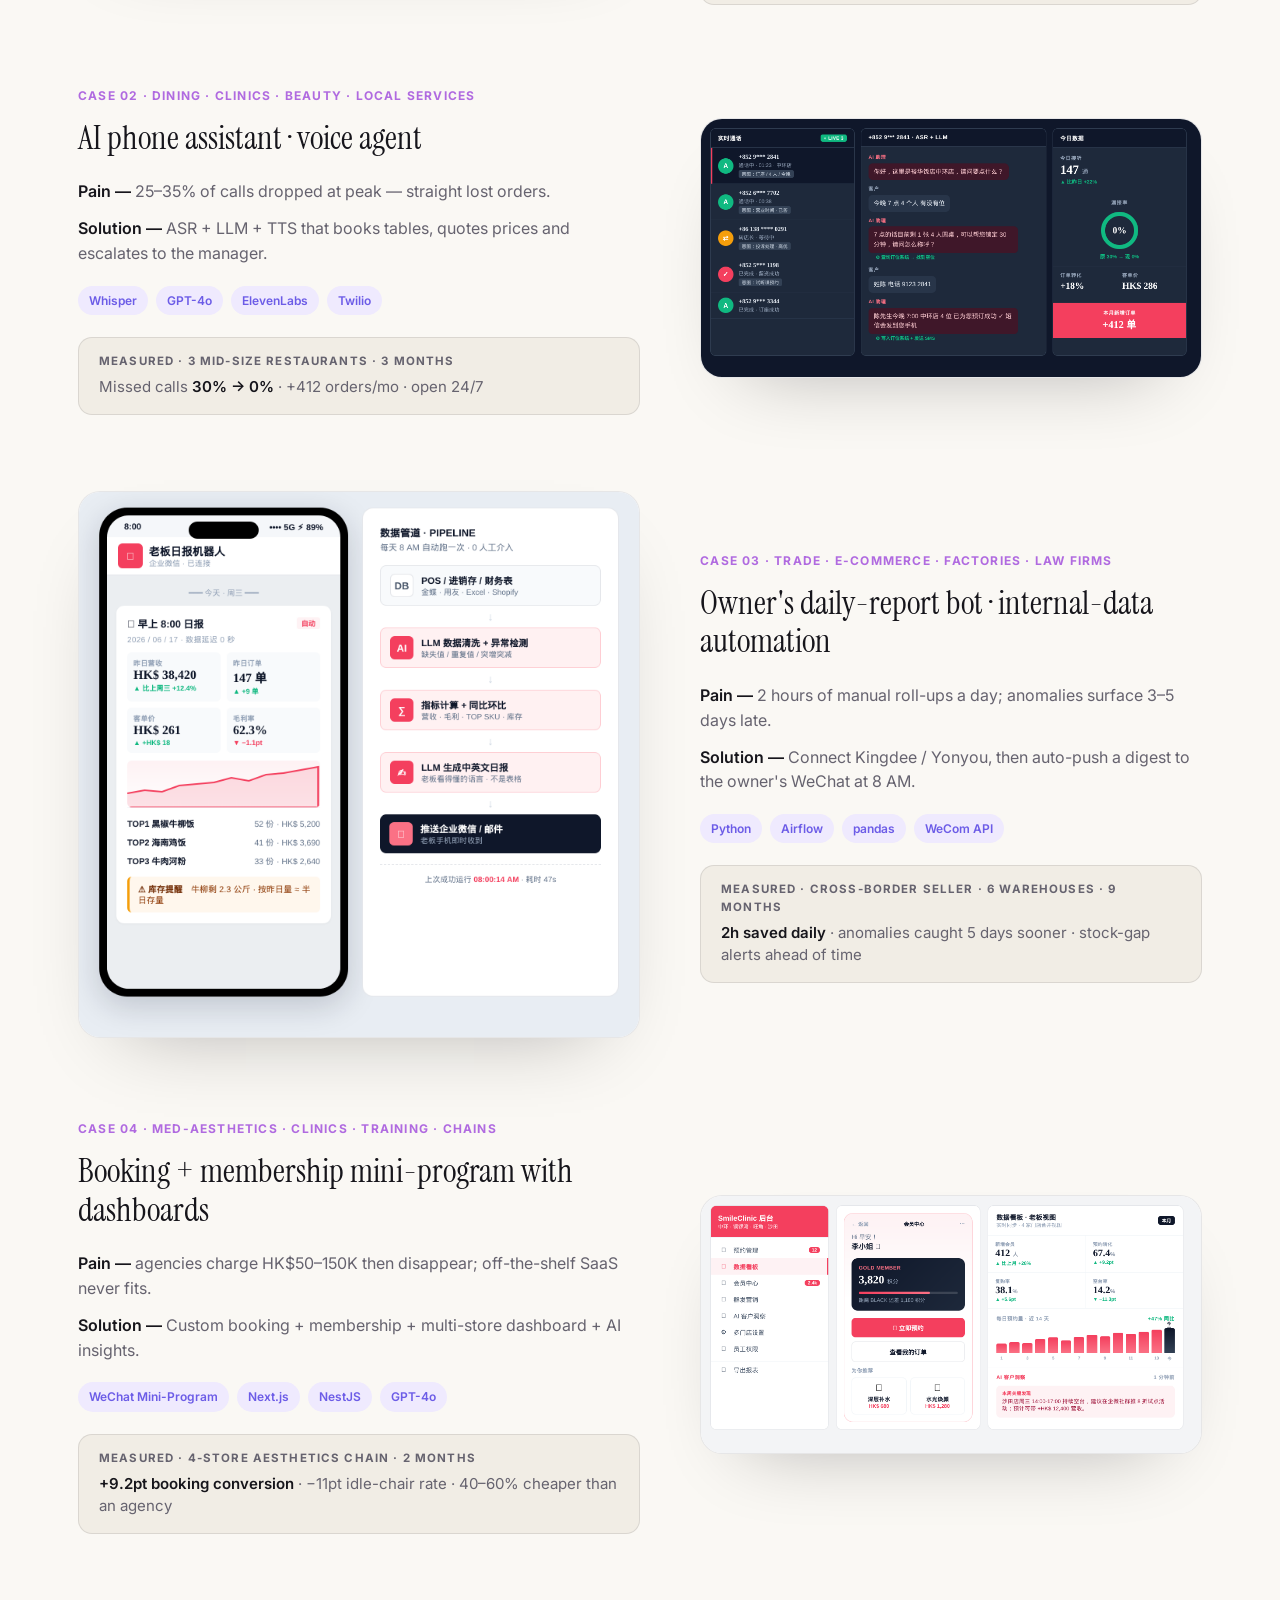
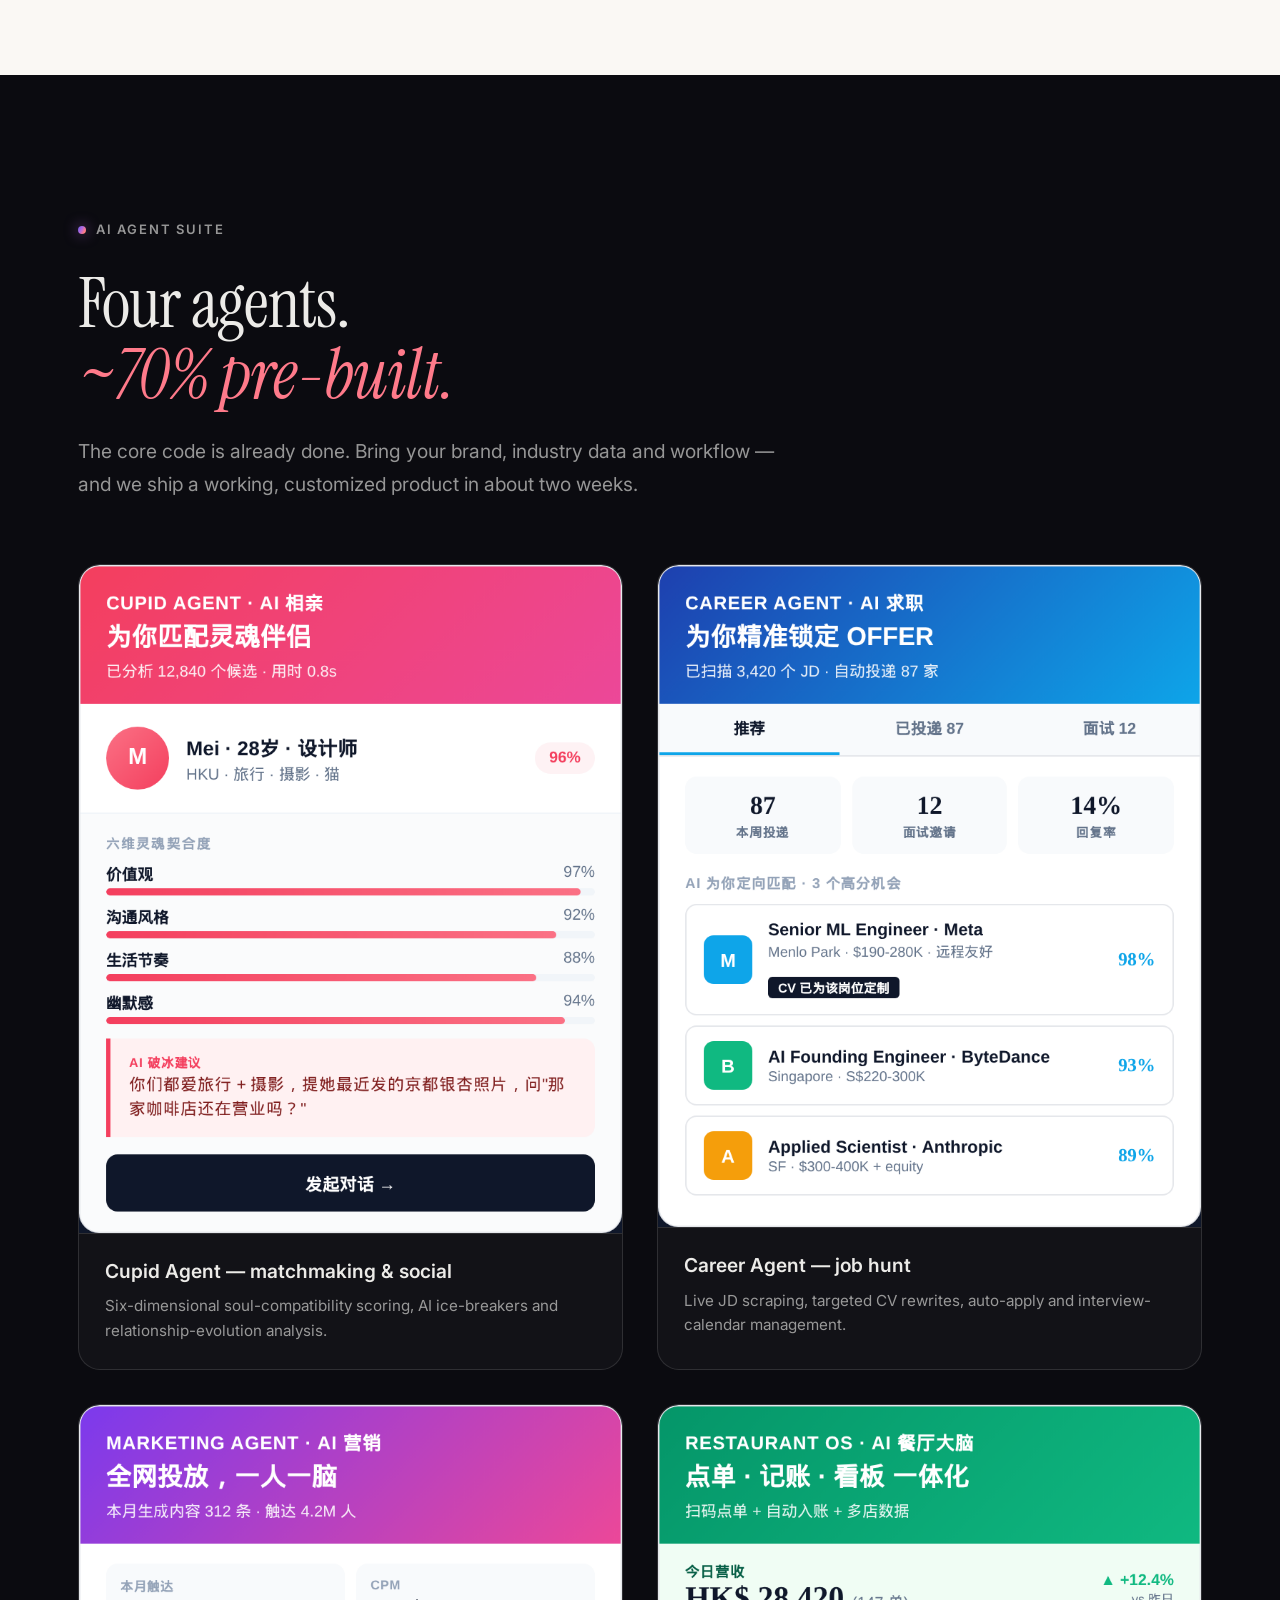
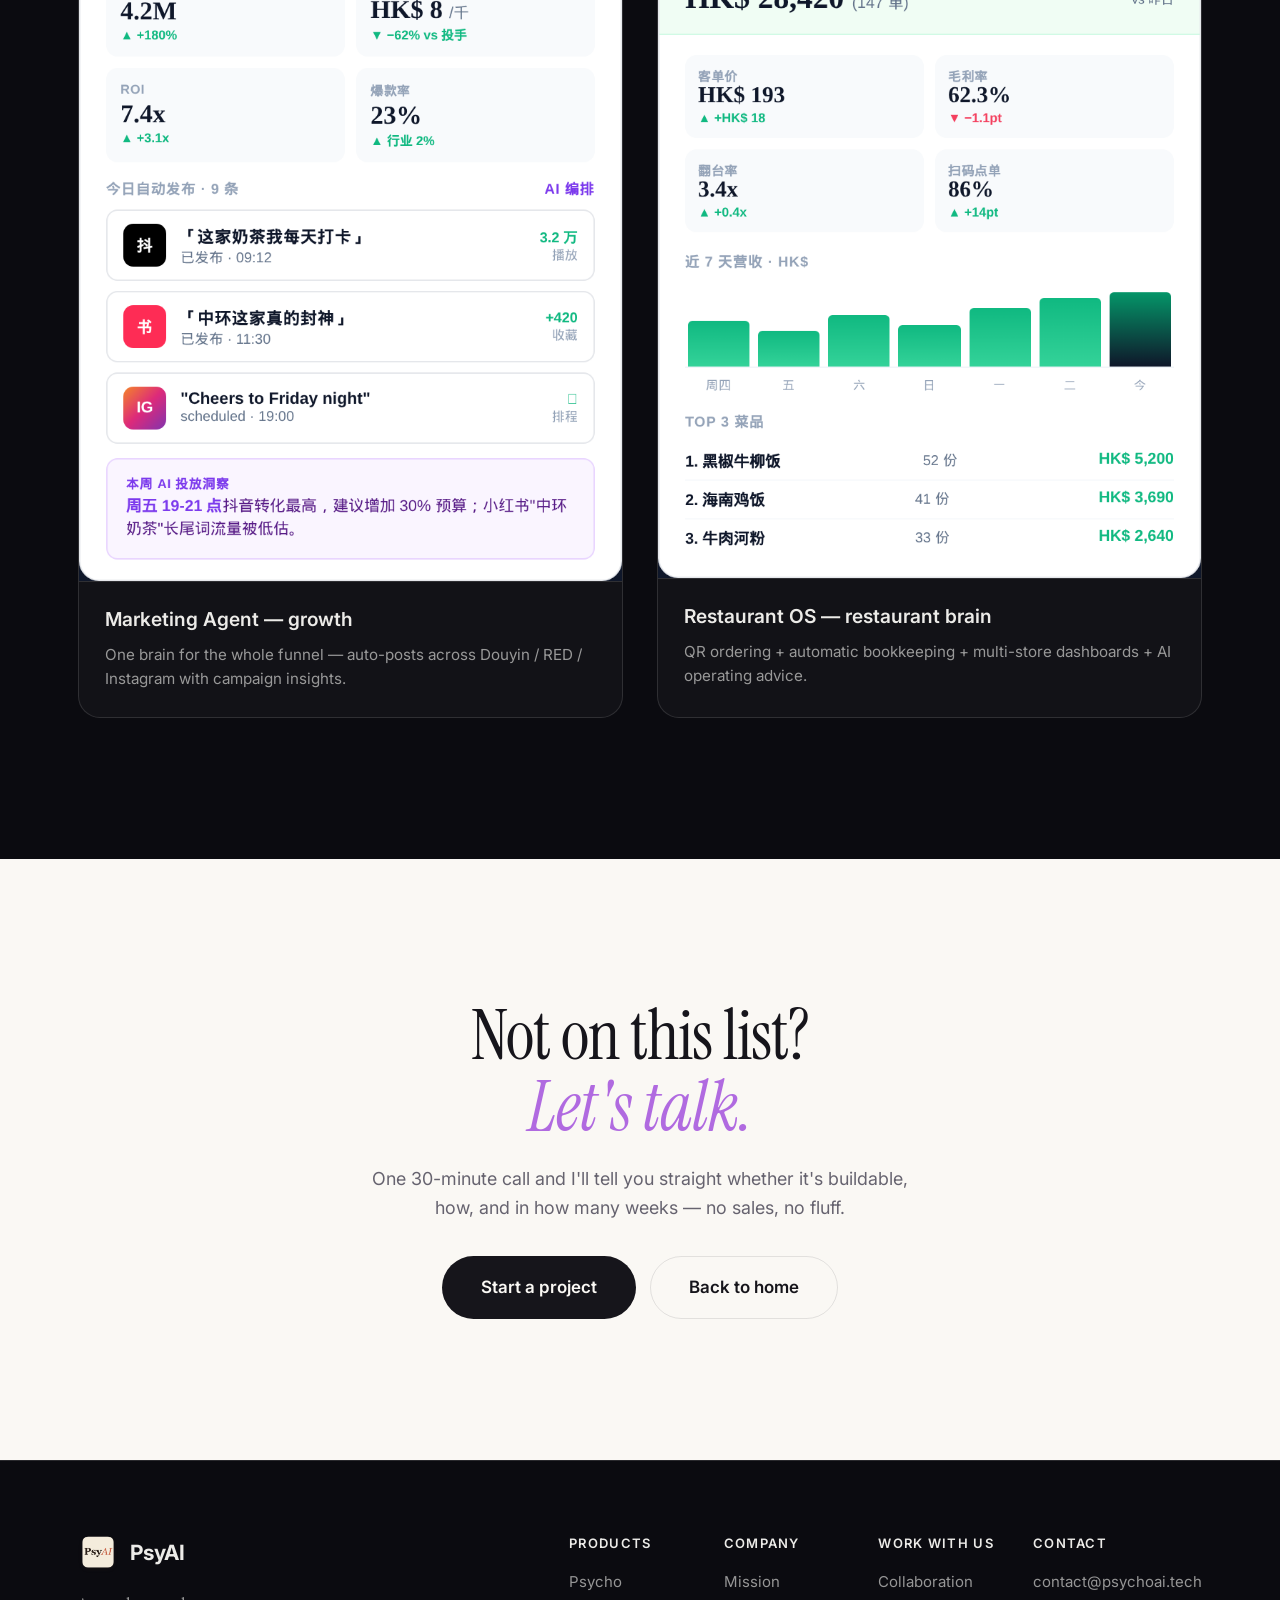
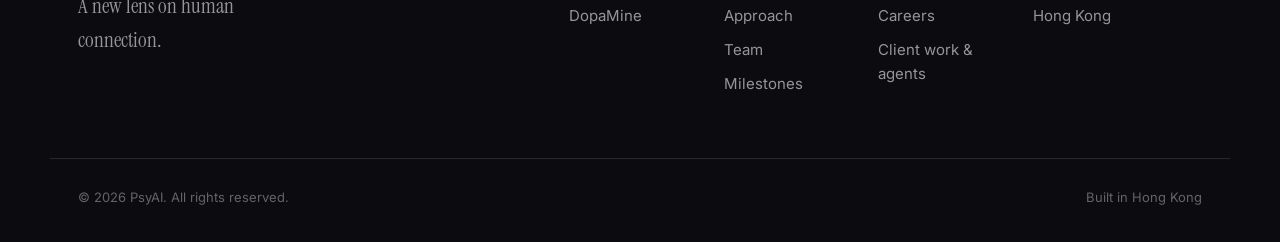
<file: work.html>
<!DOCTYPE html>
<html lang="en">
<head>
<meta charset="UTF-8" />
<meta name="viewport" content="width=device-width, initial-scale=1.0" />
<title data-i18n="meta.title.work">Client Work & AI Agents — PsyAI</title>
<meta name="description" content="Production systems PsyAI has shipped for businesses — private-domain AI support, voice agents, internal-data automation and booking mini-programs — plus a ready-to-customize AI agent suite." />
<link rel="icon" type="image/png" href="assets/psyai-icon.png" />
<link rel="preconnect" href="https://fonts.googleapis.com" />
<link rel="preconnect" href="https://fonts.gstatic.com" crossorigin />
<link href="https://fonts.googleapis.com/css2?family=Inter:wght@400;500;600;700&family=Instrument+Serif:ital@0;1&family=Noto+Serif+SC:wght@300;400;500&display=swap" rel="stylesheet" />
<link rel="stylesheet" href="styles.css" />
<link rel="stylesheet" href="work.css" />
</head>
<body class="work-page">

<!-- grain overlay -->
<div class="grain" aria-hidden="true"></div>

<!-- ============ NAV ============ -->
<header class="nav scrolled" id="nav">
  <div class="container nav__inner">
    <a href="index.html" class="brand" aria-label="PsyAI home">
      <img src="assets/psyai-icon.png" alt="" class="brand__mark" />
      <span class="brand__name">PsyAI</span>
    </a>
    <div class="nav__right">
      <div class="lang" data-lang-switch>
        <button class="lang__btn" type="button" aria-haspopup="listbox" aria-expanded="false" aria-label="Select language">
          <svg class="lang__globe" viewBox="0 0 24 24" width="17" height="17" fill="none" aria-hidden="true"><circle cx="12" cy="12" r="9" stroke="currentColor" stroke-width="1.6"/><path d="M3 12h18M12 3c2.6 2.7 2.6 15.3 0 18M12 3c-2.6 2.7-2.6 15.3 0 18" stroke="currentColor" stroke-width="1.6"/></svg>
          <span class="lang__cur" data-lang-label>EN</span>
          <svg class="lang__chev" viewBox="0 0 24 24" width="13" height="13" fill="none" aria-hidden="true"><path d="M6 9l6 6 6-6" stroke="currentColor" stroke-width="2" stroke-linecap="round" stroke-linejoin="round"/></svg>
        </button>
        <ul class="lang__menu" role="listbox">
          <li><button type="button" role="option" data-lang="en">English</button></li>
          <li><button type="button" role="option" data-lang="zh-CN">简体中文</button></li>
          <li><button type="button" role="option" data-lang="zh-TW">繁體中文</button></li>
        </ul>
      </div>
      <a href="index.html" class="btn btn--ghost btn--ghost-light" data-i18n="worknav.back">&lsaquo; Back to home</a>
      <a href="index.html#contact" class="btn btn--light" data-i18n="nav.getintouch">Get in touch</a>
    </div>
  </div>
</header>

<main>

  <!-- ============ HERO ============ -->
  <section class="section section--ink work-hero">
    <div class="aurora" aria-hidden="true">
      <span class="blob blob--violet"></span>
      <span class="blob blob--rose"></span>
      <span class="blob blob--amber"></span>
    </div>
    <div class="container work-hero__inner">
      <p class="eyebrow eyebrow--light" data-reveal><span class="eyebrow__dot"></span> <span data-i18n="workhero.eyebrow">Collaboration · Extended Work</span></p>
      <h1 data-reveal data-i18n="workhero.title">Client work &amp; a<br /><em>ready-to-ship AI agent suite.</em></h1>
      <p class="work-hero__sub" data-reveal data-i18n="workhero.sub">
        Beyond Lingua and Financial Asset QA — production systems we've shipped for real
        businesses, plus four AI agents you can brand and deploy per industry. Every screenshot
        is a real, shippable product form.
      </p>
      <a href="index.html#collaboration" class="work-back" data-reveal data-i18n="workhero.back">&lsaquo; Back to Collaboration &amp; Careers</a>
    </div>
  </section>

  <!-- ============ CLIENT WORK ============ -->
  <section class="section section--cream">
    <div class="container">
      <p class="eyebrow" data-reveal><span class="eyebrow__dot"></span> <span data-i18n="work.cw.eyebrow">Client Work</span></p>
      <h2 class="display" data-reveal data-i18n="work.cw.title">Four solutions,<br /><em>shipped in 2–4 weeks.</em></h2>

      <div class="cases">
        <!-- Case 01 -->
        <article class="case" data-reveal>
          <div class="case__media"><img src="assets/cw-case1.png" alt="Private-domain AI support — conversation queue, WeCom chat and live dashboard" loading="lazy" /></div>
          <div class="case__body">
            <span class="case__index" data-i18n="case1.index">Case 01 · Retail chains · beauty · education</span>
            <h3 class="case__title" data-i18n="case1.title">Private-domain AI support + lead-capture agent</h3>
            <ul class="case__points">
              <li data-i18n="case1.pain"><b>Pain —</b> 80% of inquiries repeat; after-hours leads go unanswered.</li>
              <li data-i18n="case1.sol"><b>Solution —</b> WeCom / Douyin DMs + product-catalog RAG + automatic lead capture.</li>
            </ul>
            <ul class="tags"><li class="tag">GPT-4o</li><li class="tag">LangChain</li><li class="tag">pgvector</li><li class="tag">FastAPI</li></ul>
            <div class="case__result">
              <span class="case__result-tag" data-i18n="case1.resulttag">Measured · 12-store bubble-tea chain · 6 months</span>
              <span data-i18n="case1.result"><b>84% auto-resolved</b> · HK$8,400/mo saved · +35% after-hours leads</span>
            </div>
          </div>
        </article>

        <!-- Case 02 -->
        <article class="case case--reverse" data-reveal>
          <div class="case__media"><img src="assets/cw-case2.png" alt="AI phone assistant — live calls, ASR transcription and answer dashboard" loading="lazy" /></div>
          <div class="case__body">
            <span class="case__index" data-i18n="case2.index">Case 02 · Dining · clinics · beauty · local services</span>
            <h3 class="case__title" data-i18n="case2.title">AI phone assistant · voice agent</h3>
            <ul class="case__points">
              <li data-i18n="case2.pain"><b>Pain —</b> 25–35% of calls dropped at peak — straight lost orders.</li>
              <li data-i18n="case2.sol"><b>Solution —</b> ASR + LLM + TTS that books tables, quotes prices and escalates to the manager.</li>
            </ul>
            <ul class="tags"><li class="tag">Whisper</li><li class="tag">GPT-4o</li><li class="tag">ElevenLabs</li><li class="tag">Twilio</li></ul>
            <div class="case__result">
              <span class="case__result-tag" data-i18n="case2.resulttag">Measured · 3 mid-size restaurants · 3 months</span>
              <span data-i18n="case2.result">Missed calls <b>30% → 0%</b> · +412 orders/mo · open 24/7</span>
            </div>
          </div>
        </article>

        <!-- Case 03 -->
        <article class="case" data-reveal>
          <div class="case__media"><img src="assets/cw-case3.png" alt="Owner's daily-report bot — morning digest on phone and the data pipeline behind it" loading="lazy" /></div>
          <div class="case__body">
            <span class="case__index" data-i18n="case3.index">Case 03 · Trade · e-commerce · factories · law firms</span>
            <h3 class="case__title" data-i18n="case3.title">Owner's daily-report bot · internal-data automation</h3>
            <ul class="case__points">
              <li data-i18n="case3.pain"><b>Pain —</b> 2 hours of manual roll-ups a day; anomalies surface 3–5 days late.</li>
              <li data-i18n="case3.sol"><b>Solution —</b> Connect Kingdee / Yonyou, then auto-push a digest to the owner's WeChat at 8 AM.</li>
            </ul>
            <ul class="tags"><li class="tag">Python</li><li class="tag">Airflow</li><li class="tag">pandas</li><li class="tag">WeCom API</li></ul>
            <div class="case__result">
              <span class="case__result-tag" data-i18n="case3.resulttag">Measured · cross-border seller · 6 warehouses · 9 months</span>
              <span data-i18n="case3.result"><b>2h saved daily</b> · anomalies caught 5 days sooner · stock-gap alerts ahead of time</span>
            </div>
          </div>
        </article>

        <!-- Case 04 -->
        <article class="case case--reverse" data-reveal>
          <div class="case__media"><img src="assets/cw-case4.png" alt="Booking and membership mini-program with a multi-store owner dashboard" loading="lazy" /></div>
          <div class="case__body">
            <span class="case__index" data-i18n="case4.index">Case 04 · Med-aesthetics · clinics · training · chains</span>
            <h3 class="case__title" data-i18n="case4.title">Booking + membership mini-program with dashboards</h3>
            <ul class="case__points">
              <li data-i18n="case4.pain"><b>Pain —</b> agencies charge HK$50–150K then disappear; off-the-shelf SaaS never fits.</li>
              <li data-i18n="case4.sol"><b>Solution —</b> Custom booking + membership + multi-store dashboard + AI insights.</li>
            </ul>
            <ul class="tags"><li class="tag">WeChat Mini-Program</li><li class="tag">Next.js</li><li class="tag">NestJS</li><li class="tag">GPT-4o</li></ul>
            <div class="case__result">
              <span class="case__result-tag" data-i18n="case4.resulttag">Measured · 4-store aesthetics chain · 2 months</span>
              <span data-i18n="case4.result"><b>+9.2pt booking conversion</b> · −11pt idle-chair rate · 40–60% cheaper than an agency</span>
            </div>
          </div>
        </article>
      </div>
    </div>
  </section>

  <!-- ============ AI AGENT SUITE ============ -->
  <section class="section section--ink">
    <div class="container">
      <p class="eyebrow eyebrow--light" data-reveal><span class="eyebrow__dot"></span> <span data-i18n="work.agents.eyebrow">AI Agent Suite</span></p>
      <h2 class="display display--light" data-reveal data-i18n="work.agents.title">Four agents.<br /><em>~70% pre-built.</em></h2>
      <p class="lead lead--light" data-reveal style="max-width: 60ch; margin-top: 24px;" data-i18n="work.agents.lead">
        The core code is already done. Bring your brand, industry data and workflow — and we ship
        a working, customized product in about two weeks.
      </p>

      <div class="agents">
        <figure class="agent" data-reveal>
          <img class="agent__img" src="assets/agent1.png" alt="Cupid Agent — six-dimensional soul-compatibility scoring with AI ice-breakers" loading="lazy" />
          <figcaption>
            <h3 data-i18n="agent1.title">Cupid Agent — matchmaking &amp; social</h3>
            <p data-i18n="agent1.desc">Six-dimensional soul-compatibility scoring, AI ice-breakers and relationship-evolution analysis.</p>
          </figcaption>
        </figure>
        <figure class="agent" data-reveal>
          <img class="agent__img" src="assets/agent2.png" alt="Career Agent — JD scraping, CV rewrites, auto-apply and interview scheduling" loading="lazy" />
          <figcaption>
            <h3 data-i18n="agent2.title">Career Agent — job hunt</h3>
            <p data-i18n="agent2.desc">Live JD scraping, targeted CV rewrites, auto-apply and interview-calendar management.</p>
          </figcaption>
        </figure>
        <figure class="agent" data-reveal>
          <img class="agent__img" src="assets/agent3.png" alt="Marketing Agent — content generation and multi-platform publishing with insights" loading="lazy" />
          <figcaption>
            <h3 data-i18n="agent3.title">Marketing Agent — growth</h3>
            <p data-i18n="agent3.desc">One brain for the whole funnel — auto-posts across Douyin / RED / Instagram with campaign insights.</p>
          </figcaption>
        </figure>
        <figure class="agent" data-reveal>
          <img class="agent__img" src="assets/agent4.png" alt="Restaurant OS — QR ordering, bookkeeping and a multi-store dashboard" loading="lazy" />
          <figcaption>
            <h3 data-i18n="agent4.title">Restaurant OS — restaurant brain</h3>
            <p data-i18n="agent4.desc">QR ordering + automatic bookkeeping + multi-store dashboards + AI operating advice.</p>
          </figcaption>
        </figure>
      </div>
    </div>
  </section>

  <!-- ============ CTA ============ -->
  <section class="section section--cream work-cta">
    <div class="container work-cta__inner">
      <h2 class="display" data-reveal data-i18n="work.cta.title">Not on this list?<br /><em>Let's talk.</em></h2>
      <p data-reveal data-i18n="work.cta.sub">One 30-minute call and I'll tell you straight whether it's buildable, how, and in how many weeks — no sales, no fluff.</p>
      <div class="work-cta__btns" data-reveal>
        <a href="index.html#contact" class="btn btn--primary btn--lg" data-i18n="collab.startproject">Start a project</a>
        <a href="index.html" class="btn btn--ghost btn--lg" data-i18n="work.cta.home">Back to home</a>
      </div>
    </div>
  </section>

</main>

<!-- ============ FOOTER ============ -->
<footer class="footer">
  <div class="container footer__inner">
    <div class="footer__brand">
      <a href="index.html" class="brand">
        <img src="assets/psyai-icon.png" alt="" class="brand__mark" />
        <span class="brand__name">PsyAI</span>
      </a>
      <p data-i18n="footer.tagline">A new lens on human connection.</p>
    </div>
    <div class="footer__cols">
      <div class="footer__col">
        <h4 data-i18n="footer.h.products">Products</h4>
        <a href="https://www.pgyer.com/psycho-android" target="_blank" rel="noopener">Psycho</a>
        <a href="https://dopamine.aurahk.me/" target="_blank" rel="noopener">DopaMine</a>
      </div>
      <div class="footer__col">
        <h4 data-i18n="footer.h.company">Company</h4>
        <a href="index.html#mission" data-i18n="nav.mission">Mission</a>
        <a href="index.html#approach" data-i18n="nav.approach">Approach</a>
        <a href="index.html#team" data-i18n="nav.team">Team</a>
        <a href="index.html#milestones" data-i18n="nav.milestones">Milestones</a>
      </div>
      <div class="footer__col">
        <h4 data-i18n="footer.h.work">Work with us</h4>
        <a href="index.html#collaboration" data-i18n="footer.collaboration">Collaboration</a>
        <a href="index.html#careers" data-i18n="footer.careers">Careers</a>
        <a href="work.html" data-i18n="footer.workagents">Client work &amp; agents</a>
      </div>
      <div class="footer__col">
        <h4 data-i18n="footer.h.contact">Contact</h4>
        <a href="mailto:contact@psychoai.tech">contact@psychoai.tech</a>
        <span data-i18n="footer.hk">Hong Kong</span>
      </div>
    </div>
  </div>
  <div class="container footer__base">
    <span data-i18n="footer.rights">&copy; 2026 PsyAI. All rights reserved.</span>
    <span data-i18n="footer.built">Built in Hong Kong</span>
  </div>
</footer>

<script src="i18n.js"></script>
<script>
  // nav scroll state
  const nav = document.getElementById("nav");
  const onScroll = () => nav.classList.toggle("scrolled", window.scrollY > 24);
  onScroll();
  window.addEventListener("scroll", onScroll, { passive: true });

  // scroll reveal
  const revealEls = document.querySelectorAll("[data-reveal]");
  if ("IntersectionObserver" in window) {
    const io = new IntersectionObserver((entries) => {
      entries.forEach((entry, i) => {
        if (entry.isIntersecting) {
          entry.target.style.transitionDelay = `${(i % 4) * 70}ms`;
          entry.target.classList.add("in");
          io.unobserve(entry.target);
        }
      });
    }, { threshold: 0.12, rootMargin: "0px 0px -8% 0px" });
    revealEls.forEach((el) => io.observe(el));
  } else {
    revealEls.forEach((el) => el.classList.add("in"));
  }
</script>
</body>
</html>
</file>
<file: styles.css>
/* ============================================================
   PsyAI — styles
   ============================================================ */

:root {
  /* surfaces */
  --ink: #0b0b10;
  --ink-soft: #14141b;
  --cream: #faf8f4;
  --cream-2: #f1ede5;
  /* text */
  --text: #16151b;
  --text-dim: #66636f;
  --on-dark: #ecebe8;
  --on-dark-dim: rgba(236, 235, 232, 0.62);
  /* spectrum */
  --violet: #6c5ce7;
  --iris: #7b6ff0;
  --magenta: #b06ae0;
  --rose: #ff7a8a;
  --coral: #ff8a6b;
  --amber: #ffb05c;
  --spectrum: linear-gradient(120deg, #6c5ce7 0%, #b06ae0 42%, #ff7a8a 76%, #ff9b6b 100%);
  /* lines */
  --line: rgba(16, 15, 27, 0.1);
  --line-light: rgba(255, 255, 255, 0.12);
  /* shape */
  --r: 22px;
  --r-sm: 14px;
  --r-pill: 999px;
  --container: 1180px;
  --ease: cubic-bezier(0.22, 1, 0.36, 1);
}

* { margin: 0; padding: 0; box-sizing: border-box; }

html { scroll-behavior: smooth; -webkit-font-smoothing: antialiased; text-rendering: optimizeLegibility; }

body {
  font-family: "Inter", "PingFang SC", "Noto Sans SC", system-ui, sans-serif;
  background: var(--cream);
  color: var(--text);
  line-height: 1.6;
  overflow-x: hidden;
}

::selection { background: var(--violet); color: #fff; }

a { color: inherit; text-decoration: none; }

.container { width: 100%; max-width: var(--container); margin-inline: auto; padding-inline: 28px; }

/* grain overlay */
.grain {
  position: fixed; inset: 0; z-index: 9999; pointer-events: none; opacity: 0.04;
  background-image: url("data:image/svg+xml,%3Csvg xmlns='http://www.w3.org/2000/svg' width='160' height='160'%3E%3Cfilter id='n'%3E%3CfeTurbulence type='fractalNoise' baseFrequency='0.85' numOctaves='3'/%3E%3C/filter%3E%3Crect width='100%25' height='100%25' filter='url(%23n)'/%3E%3C/svg%3E");
}

/* ============ TYPOGRAPHY HELPERS ============ */
.eyebrow {
  display: inline-flex; align-items: center; gap: 10px;
  font-size: 13px; font-weight: 600; letter-spacing: 0.14em; text-transform: uppercase;
  color: var(--text-dim); margin-bottom: 28px;
}
.eyebrow--light { color: var(--on-dark-dim); }
.eyebrow__dot {
  width: 8px; height: 8px; border-radius: 50%; background: var(--spectrum);
  box-shadow: 0 0 14px rgba(176, 106, 224, 0.7);
}

.display {
  font-family: "Instrument Serif", "Noto Serif SC", Georgia, serif;
  font-weight: 400; font-size: clamp(2.4rem, 5.4vw, 4.3rem);
  line-height: 1.04; letter-spacing: -0.015em; color: var(--text);
  max-width: 16ch;
}
.display em { font-style: italic; color: var(--magenta); }
.display--light { color: var(--on-dark); max-width: 20ch; }
.display--light em { color: var(--rose); }
.display--mission { max-width: 22ch; }

.lead { font-size: clamp(1.05rem, 1.5vw, 1.28rem); color: var(--text-dim); line-height: 1.7; }
.lead strong { color: var(--text); font-weight: 600; }

/* ============ BUTTONS ============ */
.btn {
  display: inline-flex; align-items: center; justify-content: center; gap: 8px;
  font-size: 15px; font-weight: 600; padding: 13px 26px; border-radius: var(--r-pill);
  transition: transform 0.4s var(--ease), box-shadow 0.4s var(--ease), background 0.3s, color 0.3s, border-color 0.3s;
  cursor: pointer; border: 1px solid transparent; white-space: nowrap;
}
.btn--primary { background: var(--text); color: var(--cream); }
.btn--primary:hover { transform: translateY(-2px); box-shadow: 0 14px 34px rgba(0, 0, 0, 0.28); }
.btn--light { background: rgba(255, 255, 255, 0.08); color: var(--on-dark); border-color: var(--line-light); backdrop-filter: blur(8px); }
.btn--light:hover { background: rgba(255, 255, 255, 0.16); transform: translateY(-2px); }
.btn--ghost { background: transparent; color: var(--text); border-color: var(--line); padding: 9px 18px; font-size: 14px; }
.btn--ghost:hover { background: var(--text); color: var(--cream); }
.btn--lg { padding: 17px 38px; font-size: 17px; }

/* ============ NAV ============ */
.nav {
  position: fixed; top: 0; left: 0; right: 0; z-index: 100;
  padding: 18px 0; transition: padding 0.4s var(--ease), background 0.4s, border-color 0.4s, backdrop-filter 0.4s;
  border-bottom: 1px solid transparent;
}
.nav.scrolled {
  padding: 11px 0; background: rgba(250, 248, 244, 0.72);
  backdrop-filter: saturate(180%) blur(20px); border-bottom-color: var(--line);
}
.nav__inner { display: flex; align-items: center; justify-content: space-between; gap: 24px; }

.brand { display: inline-flex; align-items: center; gap: 12px; font-weight: 700; font-size: 21px; letter-spacing: -0.01em; }
.brand__mark { width: 40px; height: 40px; object-fit: contain; display: block; }

.nav__links { display: flex; gap: 26px; }
.nav__links a { font-size: 15px; font-weight: 500; color: var(--text-dim); transition: color 0.25s; position: relative; }
.nav__links a:hover { color: var(--text); }

.nav__right { display: flex; align-items: center; gap: 14px; }

.nav__burger { display: none; width: 40px; height: 40px; background: none; border: none; flex-direction: column; gap: 6px; align-items: center; justify-content: center; cursor: pointer; }
.nav__burger span { width: 22px; height: 1.6px; background: var(--text); transition: transform 0.35s var(--ease), opacity 0.3s; }
.nav__burger.open span:nth-child(1) { transform: translateY(3.8px) rotate(45deg); }
.nav__burger.open span:nth-child(2) { transform: translateY(-3.8px) rotate(-45deg); }

.mobile-menu {
  position: fixed; inset: 0; z-index: 99; background: var(--cream);
  display: flex; flex-direction: column; align-items: center; justify-content: center; gap: 14px;
  opacity: 0; visibility: hidden; transform: translateY(-12px);
  transition: opacity 0.4s var(--ease), transform 0.4s var(--ease), visibility 0.4s;
}
.mobile-menu.open { opacity: 1; visibility: visible; transform: none; }
.mobile-menu a { font-family: "Instrument Serif", serif; font-size: 2rem; color: var(--text); }
.mobile-menu__cta { margin-top: 16px; font-family: "Inter", sans-serif !important; font-size: 1rem !important; padding: 13px 30px; border-radius: var(--r-pill); background: var(--text); color: var(--cream) !important; }

/* ============ LANGUAGE SWITCHER ============ */
.lang { position: relative; }
.lang__btn {
  display: inline-flex; align-items: center; gap: 6px;
  font-family: inherit; font-size: 14px; font-weight: 600; line-height: 1;
  color: var(--text-dim); cursor: pointer;
  background: transparent; border: 1px solid var(--line);
  border-radius: var(--r-pill); padding: 9px 13px;
  transition: color 0.25s, border-color 0.25s, background 0.25s;
}
.lang__btn:hover { color: var(--text); border-color: var(--text); }
.lang__globe { opacity: 0.9; }
.lang__cur { min-width: 1.6em; text-align: center; letter-spacing: 0.01em; }
.lang__chev { opacity: 0.65; transition: transform 0.3s var(--ease); }
.lang.open .lang__chev { transform: rotate(180deg); }
.lang__menu {
  list-style: none; position: absolute; top: calc(100% + 10px); right: 0;
  min-width: 158px; margin: 0; padding: 6px;
  background: var(--cream); border: 1px solid var(--line); border-radius: 14px;
  box-shadow: 0 24px 56px -26px rgba(0, 0, 0, 0.45);
  display: flex; flex-direction: column; gap: 2px;
  opacity: 0; visibility: hidden; transform: translateY(-8px);
  transition: opacity 0.25s var(--ease), transform 0.25s var(--ease), visibility 0.25s;
  z-index: 130;
}
.lang.open .lang__menu { opacity: 1; visibility: visible; transform: none; }
.lang__menu button {
  width: 100%; text-align: left; font-family: inherit; font-size: 14.5px; font-weight: 500;
  color: var(--text); background: transparent; border: 0; cursor: pointer;
  padding: 10px 12px; border-radius: 9px;
  transition: background 0.2s, color 0.2s;
}
.lang__menu button:hover { background: rgba(108, 92, 231, 0.09); color: var(--violet); }
.lang__menu button.active { color: var(--violet); font-weight: 700; }

/* nav sits over the dark hero before scroll → use light text there */
.nav:not(.scrolled) .brand { color: var(--on-dark); }
.nav:not(.scrolled) .nav__links a { color: var(--on-dark-dim); }
.nav:not(.scrolled) .nav__links a:hover { color: var(--on-dark); }
.nav:not(.scrolled) .lang__btn { color: var(--on-dark); border-color: var(--line-light); }
.nav:not(.scrolled) .lang__btn:hover { color: #fff; border-color: var(--on-dark); }
.nav:not(.scrolled) .btn--ghost { color: var(--on-dark); border-color: var(--line-light); }
.nav:not(.scrolled) .btn--ghost:hover { background: var(--on-dark); color: var(--ink); }
.nav:not(.scrolled) .nav__burger span { background: var(--on-dark); }

/* ============ HERO ============ */
.hero {
  position: relative; min-height: 100vh; display: flex; align-items: center;
  background: var(--ink); color: var(--on-dark); overflow: hidden;
  padding: 140px 0 90px;
}
.hero__inner { position: relative; z-index: 2; }
.hero__title {
  font-family: "Instrument Serif", "Noto Serif SC", Georgia, serif; font-weight: 400;
  font-size: clamp(3rem, 9vw, 7rem); line-height: 0.98; letter-spacing: -0.02em; color: var(--on-dark);
  margin-bottom: 30px;
}
.hero__title em { font-style: italic; background: var(--spectrum); -webkit-background-clip: text; background-clip: text; color: transparent; }
.hero__sub { max-width: 56ch; font-size: clamp(1.05rem, 1.6vw, 1.3rem); color: var(--on-dark-dim); line-height: 1.65; margin-bottom: 40px; }
.hero__cta { display: flex; gap: 14px; flex-wrap: wrap; }

/* aurora blobs */
.aurora { position: absolute; inset: 0; z-index: 1; overflow: hidden; }
.blob { position: absolute; border-radius: 50%; filter: blur(90px); opacity: 0.55; will-change: transform; }
.blob--violet { width: 620px; height: 620px; background: radial-gradient(circle, #6c5ce7, transparent 68%); top: -180px; left: -120px; animation: drift1 22s ease-in-out infinite; }
.blob--rose { width: 560px; height: 560px; background: radial-gradient(circle, #ff7a8a, transparent 66%); bottom: -200px; right: -80px; animation: drift2 26s ease-in-out infinite; }
.blob--amber { width: 420px; height: 420px; background: radial-gradient(circle, #ffb05c, transparent 70%); top: 40%; left: 44%; opacity: 0.38; animation: drift3 30s ease-in-out infinite; }
@keyframes drift1 { 0%,100% { transform: translate(0, 0) scale(1); } 50% { transform: translate(80px, 60px) scale(1.12); } }
@keyframes drift2 { 0%,100% { transform: translate(0, 0) scale(1); } 50% { transform: translate(-70px, -50px) scale(1.08); } }
@keyframes drift3 { 0%,100% { transform: translate(0, 0) scale(1); } 50% { transform: translate(-60px, 40px) scale(1.2); } }

.hero__scroll { position: absolute; bottom: 34px; left: 50%; transform: translateX(-50%); z-index: 2; width: 26px; height: 42px; border: 1.5px solid var(--on-dark-dim); border-radius: 14px; display: flex; justify-content: center; padding-top: 8px; }
.hero__scroll span { width: 3px; height: 8px; border-radius: 2px; background: var(--on-dark); animation: scrolldot 1.8s ease-in-out infinite; }
@keyframes scrolldot { 0% { opacity: 0; transform: translateY(-3px); } 40% { opacity: 1; } 80% { opacity: 0; transform: translateY(11px); } 100% { opacity: 0; } }

/* ============ SECTIONS ============ */
.section { position: relative; padding-block: clamp(84px, 11vw, 168px); }
.section--cream { background: var(--cream); }
.section--ink { background: var(--ink); color: var(--on-dark); overflow: hidden; }

/* mission */
.mission__grid { display: grid; grid-template-columns: 1fr 1fr; gap: 48px; margin-top: 56px; }

/* approach pillars */
.pillars { display: grid; grid-template-columns: repeat(3, 1fr); gap: 30px; margin-top: 70px; }
.pillar { position: relative; padding: 36px 32px 38px; border: 1px solid var(--line-light); border-radius: var(--r); background: rgba(255, 255, 255, 0.02); transition: transform 0.5s var(--ease), border-color 0.4s, background 0.4s; }
.pillar:hover { transform: translateY(-6px); border-color: rgba(255, 255, 255, 0.28); background: rgba(255, 255, 255, 0.04); }
.pillar__icon { width: 52px; height: 52px; color: var(--rose); margin-bottom: 26px; }
.pillar__icon svg { width: 100%; height: 100%; }
.pillar__num { font-size: 13px; font-weight: 600; letter-spacing: 0.1em; color: var(--on-dark-dim); }
.pillar h3 { font-family: "Instrument Serif", serif; font-weight: 400; font-size: 1.85rem; margin: 6px 0 14px; color: var(--on-dark); }
.pillar p { font-size: 0.98rem; color: var(--on-dark-dim); line-height: 1.66; }

/* ============ PRODUCTS ============ */
.showcase {
  display: grid; grid-template-columns: 1fr 1fr; gap: 56px; align-items: center;
  margin-top: 72px; padding: 56px; border-radius: 30px; border: 1px solid var(--line);
  position: relative; overflow: hidden;
}
.showcase__body, .showcase__media { min-width: 0; }
.showcase--reverse .showcase__body { order: 2; }
.showcase--psycho { background: linear-gradient(180deg, #fff, var(--cream)); box-shadow: 0 40px 90px -50px rgba(108, 92, 231, 0.5); }
.showcase--dopa { background: linear-gradient(165deg, #18141f, #0c0a12); border-color: rgba(255, 255, 255, 0.08); box-shadow: 0 50px 100px -56px rgba(255, 122, 138, 0.6); color: var(--on-dark); }
.showcase--scope { background: linear-gradient(150deg, #f8faf4, #edf3e6); border-color: #d6dfca; box-shadow: 0 45px 90px -55px rgba(95, 127, 61, 0.6); scroll-margin-top: 96px; }

/* showcase copy */
.showcase__index { display: inline-block; font-size: 12px; font-weight: 600; letter-spacing: 0.1em; text-transform: uppercase; color: var(--text-dim); margin-bottom: 20px; }
.showcase--dopa .showcase__index { color: var(--on-dark-dim); }
.showcase__name { font-size: clamp(2.2rem, 4vw, 3rem); font-weight: 700; letter-spacing: -0.02em; line-height: 1; margin-bottom: 20px; }
.showcase__name--psycho { background: linear-gradient(120deg, #6c5ce7, #9b6fe8); -webkit-background-clip: text; background-clip: text; color: transparent; line-height: 1.18; padding-bottom: 0.08em; }
.showcase__name--dopa { background: linear-gradient(120deg, #ff7a8a, #ff9b6b); -webkit-background-clip: text; background-clip: text; color: transparent; }
.showcase__name--scope { color: #1c2420; }
.showcase__name--scope span { color: #8aaa53; }
.showcase__wordmark { display: block; height: 46px; width: auto; }
.showcase__line { font-family: "Instrument Serif", serif; font-size: clamp(1.35rem, 2.2vw, 1.85rem); line-height: 1.22; margin-bottom: 16px; }
.showcase--psycho .showcase__line { color: var(--text); }
.showcase--dopa .showcase__line { color: var(--on-dark); }
.showcase--scope .showcase__line { color: #1c2420; }
.showcase__desc { font-size: 1.04rem; line-height: 1.7; margin-bottom: 30px; max-width: 42ch; }
.showcase--psycho .showcase__desc { color: var(--text-dim); }
.showcase--dopa .showcase__desc { color: var(--on-dark-dim); }
.showcase--scope .showcase__desc { color: #59645c; }

.showcase__cta { display: inline-flex; align-items: center; gap: 9px; font-size: 15px; font-weight: 600; padding: 14px 28px; border-radius: var(--r-pill); color: #fff; transition: transform 0.4s var(--ease), box-shadow 0.4s var(--ease); }
.showcase__cta svg { transition: transform 0.4s var(--ease); }
.showcase__cta:hover { transform: translateY(-2px); }
.showcase__cta:hover svg { transform: translateX(4px); }
.showcase__cta--psycho { background: linear-gradient(120deg, #6c5ce7, #9b6fe8); box-shadow: 0 16px 34px -10px rgba(108, 92, 231, 0.6); }
.showcase__cta--dopa { background: linear-gradient(120deg, #ff7a8a, #ff9b6b); box-shadow: 0 16px 34px -10px rgba(255, 122, 138, 0.6); }
.showcase__cta--scope { background: #1c2420; box-shadow: 0 16px 34px -12px rgba(28, 36, 32, 0.45); }

/* showcase media */
.showcase__media { position: relative; display: flex; align-items: center; justify-content: center; }
.showcase__glow { position: absolute; border-radius: 50%; filter: blur(60px); z-index: 0; pointer-events: none; }
.showcase__glow--psycho { width: 72%; aspect-ratio: 1; background: radial-gradient(circle, rgba(155, 111, 232, 0.32), rgba(255, 176, 92, 0.14) 55%, transparent 72%); }
.showcase__glow--dopa { width: 80%; aspect-ratio: 1; background: radial-gradient(circle, rgba(255, 122, 138, 0.34), rgba(255, 155, 107, 0.12) 55%, transparent 72%); }
.showcase__glow--scope { width: 88%; aspect-ratio: 1; background: radial-gradient(circle, rgba(138, 170, 83, 0.25), rgba(214, 245, 122, 0.12) 55%, transparent 72%); }

.showcase__media--psycho { min-height: 360px; }
.showcase__logo-img { position: relative; z-index: 1; width: min(300px, 74%); height: auto; filter: drop-shadow(0 30px 60px rgba(108, 92, 231, 0.28)); animation: floaty 6s ease-in-out infinite; }
@keyframes floaty { 0%,100% { transform: translateY(0); } 50% { transform: translateY(-12px); } }

.showcase__media--dopa { min-height: 460px; }
.dopa-polaroids { position: relative; z-index: 1; width: min(84%, 380px); height: auto; border-radius: 16px; transform: rotate(-3deg); box-shadow: 0 34px 64px -22px rgba(0, 0, 0, 0.65); border: 1px solid rgba(255, 255, 255, 0.12); }
.dopa-phone { position: absolute; z-index: 2; width: min(42%, 178px); height: auto; right: 4%; bottom: 5%; transform: rotate(3deg); border-radius: 20px; box-shadow: 0 28px 52px -16px rgba(0, 0, 0, 0.72); }
.showcase__media--scope { min-height: 390px; }
.scope-browser { position: relative; z-index: 1; display: block; width: min(100%, 540px); height: auto; border-radius: 16px; border: 1px solid #d6dfca; box-shadow: 0 32px 64px -30px rgba(28, 36, 32, 0.5); }

/* efficiency comparison */
.compare { display: grid; grid-template-columns: 1fr auto 1fr; align-items: center; gap: 26px; margin-top: 34px; padding: 38px 44px; border-radius: 30px; background: var(--cream-2); border: 1px solid var(--line); }
.compare__side { display: flex; flex-direction: column; align-items: center; text-align: center; gap: 20px; }
.compare__imgwrap { display: flex; align-items: center; justify-content: center; width: 100%; min-height: 116px; padding: 22px 28px; background: #fff; border-radius: 20px; border: 1px solid var(--line); box-shadow: 0 14px 36px -20px rgba(0, 0, 0, 0.3); }
.compare__imgwrap img { max-width: 100%; max-height: 76px; width: auto; height: auto; object-fit: contain; }
.compare__imgwrap--dopa img { max-height: 70px; }
.compare__copy { display: flex; flex-direction: column; gap: 5px; }
.compare__label { font-weight: 700; font-size: 1.05rem; color: var(--text); }
.compare__side--dopa .compare__label { background: linear-gradient(120deg, #ff7a8a, #ff9b6b); -webkit-background-clip: text; background-clip: text; color: transparent; }
.compare__sub { font-size: 0.9rem; color: var(--text-dim); }
.compare__vs { display: flex; align-items: center; justify-content: center; width: 48px; height: 48px; border-radius: 50%; background: #fff; border: 1px solid var(--line); box-shadow: 0 10px 24px -14px rgba(0, 0, 0, 0.3); }
.compare__vs span { font-family: "Instrument Serif", serif; font-style: italic; font-size: 1.1rem; color: var(--text-dim); }

/* ============ TEAM ============ */
.team { display: grid; grid-template-columns: repeat(4, 1fr); gap: 26px; margin-top: 64px; }
.member { padding: 32px 26px; border-radius: var(--r); border: 1px solid var(--line); background: #fff; transition: transform 0.5s var(--ease), box-shadow 0.5s var(--ease); }
.member:hover { transform: translateY(-6px); box-shadow: 0 30px 60px -34px rgba(0, 0, 0, 0.3); }
.member__avatar { display: inline-flex; align-items: center; justify-content: center; width: 58px; height: 58px; border-radius: 50%; font-weight: 700; font-size: 18px; color: #fff; background: linear-gradient(135deg, var(--a), var(--b)); margin-bottom: 22px; letter-spacing: 0.02em; }
.member h3 { font-size: 1.18rem; font-weight: 600; margin-bottom: 4px; }
.member__role { font-size: 13px; font-weight: 600; color: var(--magenta); margin-bottom: 14px; }
.member__bio { font-size: 0.92rem; color: var(--text-dim); line-height: 1.6; }

/* team — credentials wall */
.team__lead { max-width: 64ch; margin-top: 26px; }
.creds { display: grid; grid-template-columns: 1fr; gap: 40px; margin-top: 60px; }
.creds__label { display: inline-flex; align-items: center; gap: 10px; font-size: 13px; font-weight: 600; letter-spacing: 0.12em; text-transform: uppercase; color: var(--text-dim); margin-bottom: 22px; }
.creds__wall { list-style: none; display: flex; flex-wrap: wrap; gap: 14px; }
.creds__wall li {
  font-family: "Instrument Serif", "Noto Serif SC", Georgia, serif;
  font-size: clamp(1.25rem, 2.2vw, 1.85rem); line-height: 1;
  padding: 14px 24px 17px; border-radius: var(--r-sm);
  border: 1px solid var(--line); background: #fff; color: var(--text);
  transition: transform 0.4s var(--ease), border-color 0.4s, box-shadow 0.4s, color 0.3s;
}
.creds__wall li:hover { transform: translateY(-3px); border-color: rgba(108, 92, 231, 0.45); box-shadow: 0 18px 38px -22px rgba(108, 92, 231, 0.45); color: var(--violet); }

/* ============ CONTACT ============ */
.section--contact { position: relative; text-align: center; }
.aurora--contact .blob { opacity: 0.4; }
.contact__inner { position: relative; z-index: 2; display: flex; flex-direction: column; align-items: center; }
.contact__title { text-align: center; max-width: 18ch; }
.contact__sub { font-size: 1.15rem; color: var(--on-dark-dim); margin: 24px 0 36px; max-width: 48ch; }

/* ============ FOOTER ============ */
.footer { background: var(--ink); color: var(--on-dark-dim); padding: 72px 0 34px; border-top: 1px solid var(--line-light); }
.footer__inner { display: grid; grid-template-columns: 1.4fr 2fr; gap: 48px; padding-bottom: 52px; }
.footer__brand .brand { color: var(--on-dark); margin-bottom: 16px; }
.footer__brand p { font-family: "Instrument Serif", serif; font-size: 1.3rem; color: var(--on-dark-dim); max-width: 22ch; }
.footer__cols { display: grid; grid-template-columns: repeat(4, 1fr); gap: 28px; }
.footer__col h4 { font-size: 13px; font-weight: 600; letter-spacing: 0.1em; text-transform: uppercase; color: var(--on-dark); margin-bottom: 16px; }
.footer__col a, .footer__col span { display: block; font-size: 15px; color: var(--on-dark-dim); margin-bottom: 10px; transition: color 0.25s; }
.footer__col a:hover { color: var(--rose); }
.footer__base { display: flex; justify-content: space-between; padding-top: 28px; border-top: 1px solid var(--line-light); font-size: 13px; color: rgba(236, 235, 232, 0.4); }

/* ============ REVEAL ============ */
[data-reveal] { opacity: 0; transform: translateY(26px); transition: opacity 0.8s var(--ease), transform 0.8s var(--ease); }
[data-reveal].in { opacity: 1; transform: none; }

/* ============ RESPONSIVE ============ */
@media (max-width: 920px) {
  .nav__links { display: none; }
  .nav__burger { display: flex; }
  .nav__right .btn--ghost { display: none; }
  .mission__grid { grid-template-columns: 1fr; gap: 22px; }
  .pillars { grid-template-columns: 1fr; gap: 18px; }
  .showcase { grid-template-columns: 1fr; gap: 36px; padding: 36px 24px; }
  .showcase--reverse .showcase__body { order: 0; }
  .showcase__media { order: -1; }
  .showcase__media--psycho { min-height: 280px; }
  .showcase__media--dopa { min-height: 400px; }
  .showcase__media--scope { min-height: 280px; }
  .compare { grid-template-columns: 1fr; gap: 18px; padding: 30px 24px; }
  .compare__vs { width: 42px; height: 42px; transform: rotate(90deg); }
  .team { grid-template-columns: repeat(2, 1fr); }
  .footer__inner { grid-template-columns: 1fr; gap: 36px; }
  .footer__cols { grid-template-columns: repeat(2, 1fr); }
}
@media (max-width: 560px) {
  .container { padding-inline: 20px; }
  .hero { padding: 120px 0 80px; }
  .hero__cta { width: 100%; }
  .hero__cta .btn { flex: 1; }
  .team { grid-template-columns: 1fr; }
  .footer__cols { grid-template-columns: 1fr; gap: 26px; }
  .footer__base { flex-direction: column; gap: 8px; }
}

/* ============ MOTION PREFERENCE ============ */
@media (prefers-reduced-motion: reduce) {
  * { animation: none !important; transition-duration: 0.01ms !important; scroll-behavior: auto; }
  [data-reveal] { opacity: 1; transform: none; }
}

/* ============ LIGHT-ON-DARK HELPERS ============ */
.lead--light { color: var(--on-dark-dim); }
.lead--light strong { color: var(--on-dark); }
.btn--ghost-light { color: var(--on-dark); border-color: var(--line-light); }
.btn--ghost-light:hover { background: var(--on-dark); color: var(--ink); }

/* ============ PARTNER ============ */
.partner__lead { max-width: 62ch; margin-top: 26px; }
.services { list-style: none; display: flex; flex-wrap: wrap; gap: 12px; margin-top: 38px; }
.service-chip {
  padding: 11px 20px; border-radius: var(--r-pill); border: 1px solid var(--line-light);
  color: var(--on-dark); font-size: 14.5px; font-weight: 500;
  background: rgba(255, 255, 255, 0.04); backdrop-filter: blur(6px);
}
.partner__values { display: grid; grid-template-columns: repeat(3, 1fr); gap: 24px; margin-top: 44px; }
.value {
  padding: 28px 28px 30px; border-radius: var(--r);
  background: rgba(255, 255, 255, 0.04); border: 1px solid var(--line-light);
}
.value__num { display: block; font-family: "Instrument Serif", Georgia, serif; font-size: 1.95rem; line-height: 1.05; color: var(--on-dark); }
.value__label { display: block; margin-top: 10px; font-size: 0.95rem; color: var(--on-dark-dim); line-height: 1.55; }

.portfolio { display: grid; grid-template-columns: repeat(2, 1fr); gap: 24px; margin-top: 8px; align-items: stretch; }
.work-card {
  display: flex; flex-direction: column; border-radius: var(--r); overflow: hidden;
  background: rgba(255, 255, 255, 0.04); border: 1px solid var(--line-light);
  transition: transform 0.4s var(--ease), border-color 0.4s;
}
.work-card:hover { transform: translateY(-4px); border-color: rgba(255, 255, 255, 0.22); }
.work-card__media { aspect-ratio: 16 / 10; overflow: hidden; background: #0e0e14; border-bottom: 1px solid var(--line-light); }
.work-card__media img { width: 100%; height: 100%; object-fit: cover; object-position: top center; display: block; }
.work-card__body { padding: 22px 24px 24px; }
.work-card__name { font-size: 1.15rem; font-weight: 600; color: var(--on-dark); }
.work-card__desc { margin-top: 8px; font-size: 0.95rem; color: var(--on-dark-dim); line-height: 1.55; }

.tags { list-style: none; display: flex; flex-wrap: wrap; gap: 8px; margin-top: 16px; }
.tag { font-size: 12px; font-weight: 600; padding: 5px 11px; border-radius: var(--r-pill); background: #efeafe; color: #6c5ce7; }

.partner__cta { display: flex; flex-wrap: wrap; gap: 14px; margin-top: 42px; }

/* featured project cards — wider 2:1 media so deck screenshots render near native size (sharper) */
.work-card--feature .work-card__media { aspect-ratio: 2 / 1; }
.work-card--feature .work-card__media img { object-fit: contain; object-position: center; }
.work-card--feature .work-card__body { display: flex; flex-direction: column; flex: 1; }
.work-card__demos { display: flex; flex-wrap: wrap; gap: 10px; margin-top: 18px; }
.work-demo {
  display: inline-flex; align-items: center; gap: 7px;
  padding: 8px 15px; border-radius: var(--r-pill);
  font-size: 13.5px; font-weight: 600; color: var(--on-dark);
  background: rgba(255, 255, 255, 0.06); border: 1px solid var(--line-light);
  transition: background 0.25s, border-color 0.25s, transform 0.3s var(--ease);
}
.work-demo svg { color: var(--rose); }
.work-demo:hover { background: rgba(255, 255, 255, 0.13); border-color: rgba(255, 255, 255, 0.28); transform: translateY(-1px); }

/* "Selected Work" header with a simple view-more link */
.portfolio-head { display: flex; align-items: center; justify-content: space-between; gap: 20px; flex-wrap: wrap; margin-top: 66px; margin-bottom: 26px; }
.portfolio-head .eyebrow { margin-bottom: 0; }
.more-link { display: inline-flex; align-items: center; gap: 7px; font-size: 14px; font-weight: 600; color: var(--on-dark); transition: color 0.25s; }
.more-link svg { transition: transform 0.4s var(--ease); }
.more-link:hover { color: var(--rose); }
.more-link:hover svg { transform: translateX(4px); }

/* careers half of the Collaboration & Careers section */
.careers-block { margin-top: clamp(58px, 8vw, 104px); padding-top: clamp(58px, 8vw, 104px); border-top: 1px solid var(--line-light); }

/* ============ MILESTONES ============ */
.ms-stats {
  display: grid; grid-template-columns: repeat(4, 1fr); gap: 26px;
  margin-top: 50px; padding-bottom: 40px; border-bottom: 1px solid var(--line);
}
.ms-stat__num {
  display: block; font-family: "Instrument Serif", Georgia, serif; font-size: clamp(2rem, 3.6vw, 3rem); line-height: 1;
  background: var(--spectrum); -webkit-background-clip: text; background-clip: text; color: transparent; width: fit-content;
}
.ms-stat__label { display: block; margin-top: 12px; font-size: 0.9rem; color: var(--text-dim); line-height: 1.45; }

.timeline { list-style: none; margin-top: 50px; max-width: 720px; }
.tl-item { position: relative; display: grid; grid-template-columns: 84px 30px 1fr; padding-bottom: 34px; }
.tl-item:last-child { padding-bottom: 0; }
.tl-item::before { content: ""; position: absolute; left: 99px; top: 8px; height: 100%; width: 1.5px; background: var(--line); }
.tl-item:last-child::before { display: none; }
.tl-date { grid-column: 1; text-align: right; padding-top: 2px; font-size: 13.5px; font-weight: 600; color: var(--text-dim); white-space: nowrap; }
.tl-dot {
  grid-column: 2; justify-self: center; margin-top: 4px; width: 13px; height: 13px; border-radius: 50%;
  background: var(--spectrum); box-shadow: 0 0 0 4px var(--cream), 0 0 12px rgba(176, 106, 224, 0.5);
  position: relative; z-index: 1;
}
.tl-body { grid-column: 3; padding-left: 18px; }
.tl-title { font-size: 1.1rem; font-weight: 600; color: var(--text); line-height: 1.3; }
.tl-meta { margin-top: 6px; font-size: 0.94rem; color: var(--text-dim); line-height: 1.55; max-width: 52ch; }
.milestones__cta { margin-top: 46px; }

/* ============ CAREERS ============ */
.careers__lead { max-width: 56ch; margin-top: 26px; }
.jobs { display: grid; grid-template-columns: repeat(2, 1fr); gap: 24px; align-items: start; margin-top: 44px; }
.job {
  background: rgba(255, 255, 255, 0.035); border-radius: var(--r); overflow: hidden;
  border: 1px solid var(--line-light);
  transition: transform 0.45s var(--ease), border-color 0.4s, background 0.4s;
}
.job.open { border-color: rgba(255, 255, 255, 0.2); background: rgba(255, 255, 255, 0.05); }
.job:hover { border-color: rgba(255, 255, 255, 0.24); background: rgba(255, 255, 255, 0.055); }
.job:not(.open):hover { transform: translateY(-4px); }
.job__head {
  width: 100%; text-align: left; background: none; border: none; cursor: pointer;
  padding: 28px; display: grid; grid-template-columns: auto 1fr auto; gap: 18px; align-items: start;
}
.job__icon {
  width: 48px; height: 48px; border-radius: 14px; flex: none; color: #fff;
  display: inline-flex; align-items: center; justify-content: center;
  background: linear-gradient(135deg, #6c5ce7, #b06ae0);
}
.job__headmain { display: flex; flex-direction: column; gap: 12px; min-width: 0; }
.job__title { font-size: 1.16rem; font-weight: 700; color: var(--on-dark); line-height: 1.25; }
.job__tags { display: flex; flex-wrap: wrap; gap: 7px; }
.job__more { display: inline-flex; align-items: center; gap: 5px; font-size: 13.5px; font-weight: 600; color: #a99bff; white-space: nowrap; padding-top: 3px; }
.job__chev { transition: transform 0.35s var(--ease); }
.job.open .job__chev { transform: rotate(180deg); }
.job__details { max-height: 0; opacity: 0; overflow: hidden; transition: max-height 0.5s var(--ease), opacity 0.4s; }
.job.open .job__details { max-height: 720px; opacity: 1; }
.job__detailsinner {
  padding: 24px 28px 30px; display: grid; grid-template-columns: 1fr 1fr; gap: 26px;
  border-top: 1px solid var(--line-light);
}
.job__colhead { font-size: 12px; font-weight: 700; text-transform: uppercase; letter-spacing: 0.12em; color: var(--on-dark-dim); margin-bottom: 13px; }
.job__col ul { list-style: none; display: flex; flex-direction: column; gap: 10px; }
.job__col li { position: relative; padding-left: 20px; font-size: 0.92rem; color: var(--on-dark-dim); line-height: 1.5; }
.job__col li::before { content: ""; position: absolute; left: 2px; top: 8px; width: 6px; height: 6px; border-radius: 50%; background: var(--spectrum); }
.careers__cta { margin-top: 42px; }

/* ============ PHASE-4 RESPONSIVE ============ */
@media (max-width: 920px) {
  .partner__values { grid-template-columns: 1fr; gap: 16px; }
  .ms-stats { grid-template-columns: repeat(2, 1fr); row-gap: 30px; }
  .portfolio { grid-template-columns: 1fr; }
  .jobs { grid-template-columns: 1fr; }
}
@media (max-width: 560px) {
  .ms-stats { gap: 18px 20px; }
  .service-chip { font-size: 13.5px; padding: 10px 16px; }
  .tl-item { grid-template-columns: 64px 26px 1fr; }
  .tl-item::before { left: 77px; }
  .tl-body { padding-left: 12px; }
  .job__head { grid-template-columns: auto 1fr; padding: 22px 20px; }
  .job__more { grid-column: 2; padding-top: 2px; }
  .job__detailsinner { grid-template-columns: 1fr; gap: 22px; padding: 22px 20px 26px; }
  .partner__cta .btn, .careers__cta .btn { width: 100%; }
}
</file>
<file: work.css>
/* ============================================================
   PsyAI — Extended Work page (Client Work + AI Agent Suite)
   Builds on styles.css design tokens.
   ============================================================ */

/* dark-glass nav for the sub-page (sits over a dark hero) */
.work-page .nav { background: rgba(11, 11, 16, 0.55); backdrop-filter: saturate(160%) blur(18px); border-bottom: 1px solid var(--line-light); }
.work-page .nav.scrolled { background: rgba(11, 11, 16, 0.8); }
.work-page .brand { color: var(--on-dark); }

/* ============ HERO ============ */
.work-hero { position: relative; padding: 168px 0 clamp(80px, 11vw, 150px); overflow: hidden; }
.work-hero__inner { position: relative; z-index: 2; max-width: 60ch; }
.work-hero h1 {
  font-family: "Instrument Serif", "Noto Serif SC", Georgia, serif; font-weight: 400;
  font-size: clamp(2.6rem, 6vw, 4.6rem); line-height: 1.04; letter-spacing: -0.015em;
  color: var(--on-dark); margin-bottom: 26px;
}
.work-hero h1 em { font-style: italic; background: var(--spectrum); -webkit-background-clip: text; background-clip: text; color: transparent; }
.work-hero__sub { font-size: clamp(1.05rem, 1.5vw, 1.25rem); color: var(--on-dark-dim); line-height: 1.65; max-width: 56ch; }
.work-back { display: inline-flex; align-items: center; gap: 8px; margin-top: 34px; font-size: 14.5px; font-weight: 600; color: var(--on-dark); transition: gap 0.3s var(--ease), color 0.25s; }
.work-back:hover { color: var(--rose); gap: 12px; }

/* ============ CLIENT WORK — alternating case rows ============ */
.cases { display: flex; flex-direction: column; gap: clamp(44px, 6vw, 86px); margin-top: clamp(48px, 6vw, 72px); }
.case { display: grid; grid-template-columns: 1.12fr 1fr; gap: clamp(32px, 5vw, 60px); align-items: center; }
.case--reverse .case__body { order: -1; }

.case__media {
  border-radius: var(--r); overflow: hidden; border: 1px solid var(--line);
  background: #fff; box-shadow: 0 34px 80px -46px rgba(0, 0, 0, 0.32);
}
.case__media img { display: block; width: 100%; height: auto; }

.case__index { display: inline-block; font-size: 12px; font-weight: 700; letter-spacing: 0.1em; text-transform: uppercase; color: var(--magenta); margin-bottom: 14px; }
.case__title { font-family: "Instrument Serif", "Noto Serif SC", Georgia, serif; font-weight: 400; font-size: clamp(1.55rem, 2.6vw, 2.15rem); line-height: 1.16; color: var(--text); margin-bottom: 22px; }
.case__points { list-style: none; display: flex; flex-direction: column; gap: 12px; margin-bottom: 20px; }
.case__points li { font-size: 1rem; color: var(--text-dim); line-height: 1.55; }
.case__points b { color: var(--text); font-weight: 600; }
.case .tags { margin: 0 0 22px; }
.case__result {
  padding: 15px 20px; border-radius: var(--r-sm);
  background: var(--cream-2); border: 1px solid var(--line);
  font-size: 0.94rem; color: var(--text-dim); line-height: 1.5;
}
.case__result b { color: var(--text); font-weight: 600; }
.case__result .case__result-tag { display: block; font-size: 11.5px; font-weight: 700; letter-spacing: 0.1em; text-transform: uppercase; color: var(--text-dim); margin-bottom: 6px; }

/* ============ AI AGENT SUITE ============ */
.agents { display: grid; grid-template-columns: repeat(2, 1fr); gap: clamp(22px, 3vw, 34px); margin-top: clamp(48px, 6vw, 64px); }
.agent {
  display: flex; flex-direction: column; margin: 0; border-radius: var(--r); overflow: hidden;
  border: 1px solid var(--line-light); background: rgba(255, 255, 255, 0.03);
  transition: transform 0.45s var(--ease), border-color 0.4s, background 0.4s;
}
.agent:hover { transform: translateY(-5px); border-color: rgba(255, 255, 255, 0.22); background: rgba(255, 255, 255, 0.05); }
.agent__img { width: 100%; height: auto; display: block; border-bottom: 1px solid var(--line-light); }
.agent figcaption { padding: 22px 26px 26px; }
.agent h3 { font-size: 1.2rem; font-weight: 600; color: var(--on-dark); margin-bottom: 8px; }
.agent p { font-size: 0.95rem; color: var(--on-dark-dim); line-height: 1.6; }

/* ============ PAGE CTA ============ */
.work-cta { text-align: center; }
.work-cta__inner { display: flex; flex-direction: column; align-items: center; }
.work-cta p { font-size: 1.12rem; color: var(--text-dim); max-width: 52ch; margin: 22px 0 34px; line-height: 1.6; }
.work-cta__btns { display: flex; flex-wrap: wrap; gap: 14px; justify-content: center; }

/* ============ RESPONSIVE ============ */
@media (max-width: 860px) {
  .case { grid-template-columns: 1fr; gap: 26px; }
  .case--reverse .case__body { order: 0; }
  .case__media { order: -1; }
  .agents { grid-template-columns: 1fr; }
}
@media (max-width: 560px) {
  .work-cta__btns { width: 100%; }
  .work-cta__btns .btn { width: 100%; }
}
</file>
